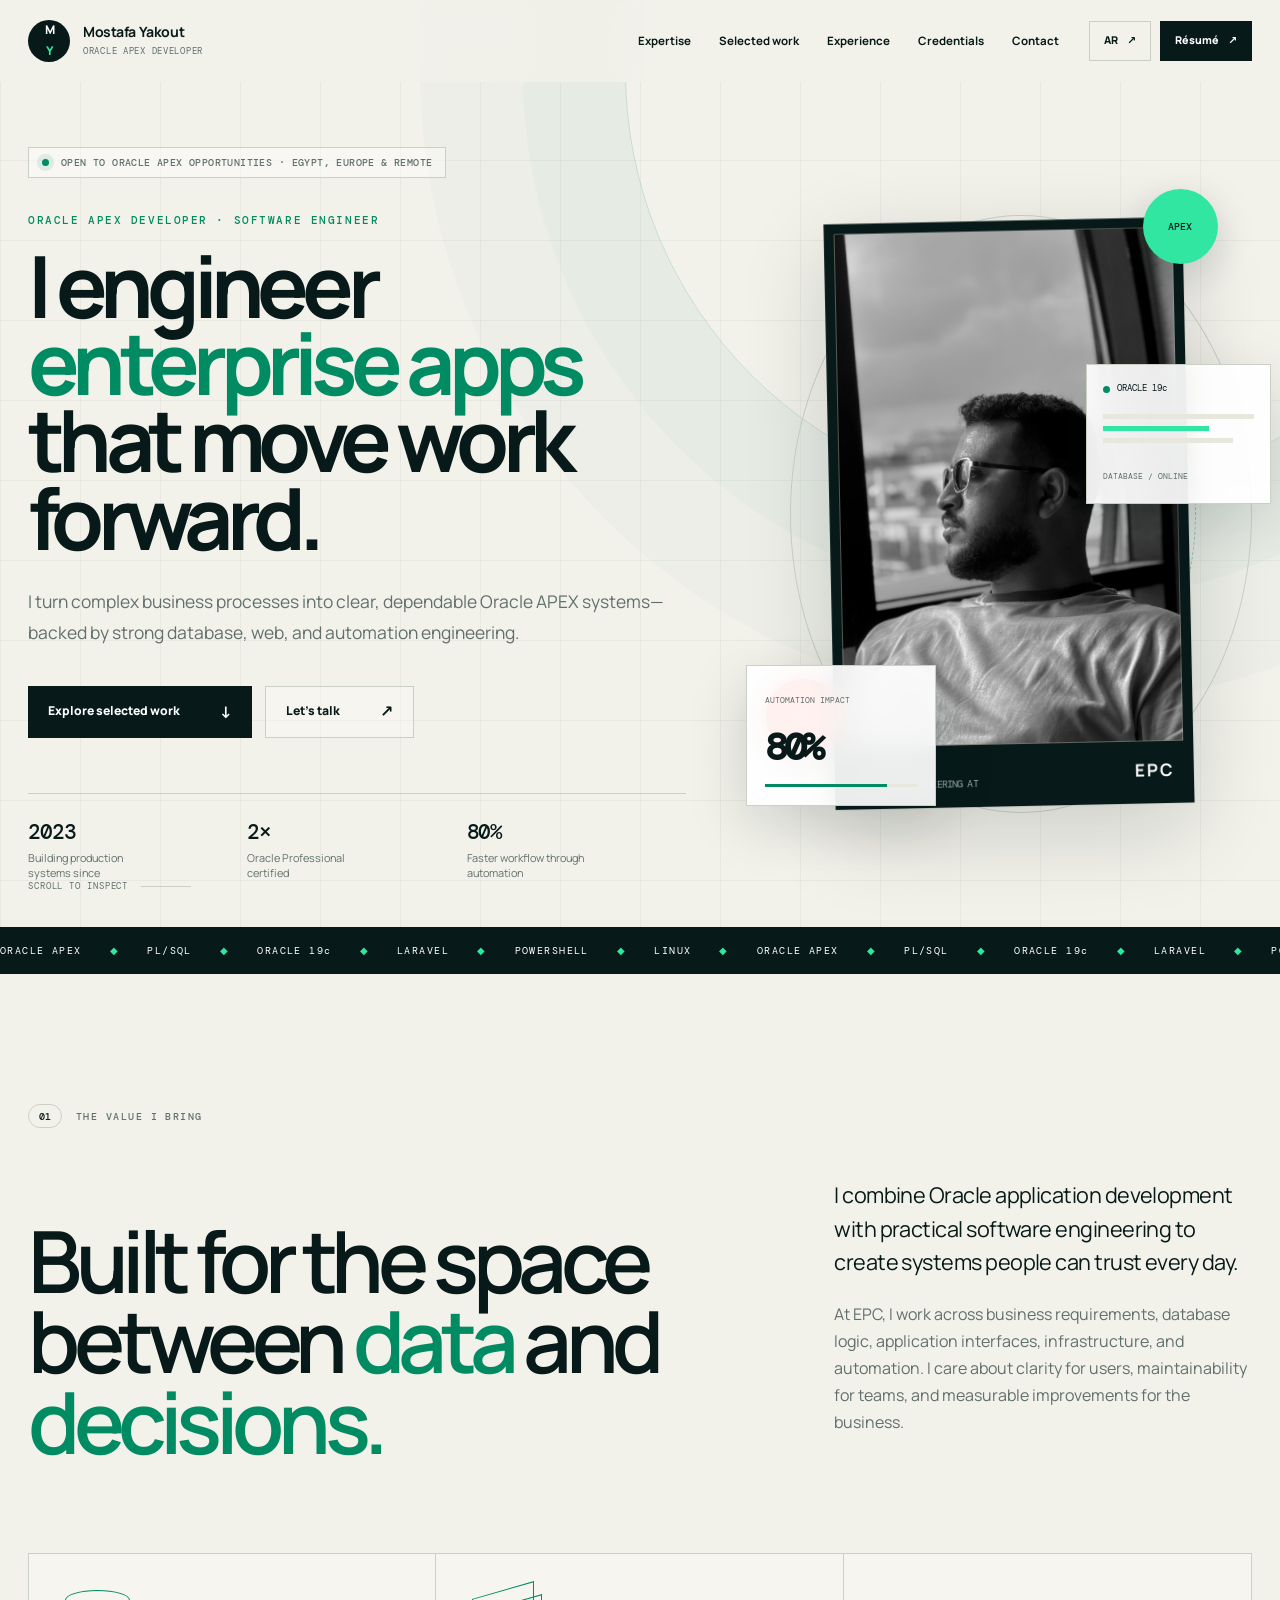
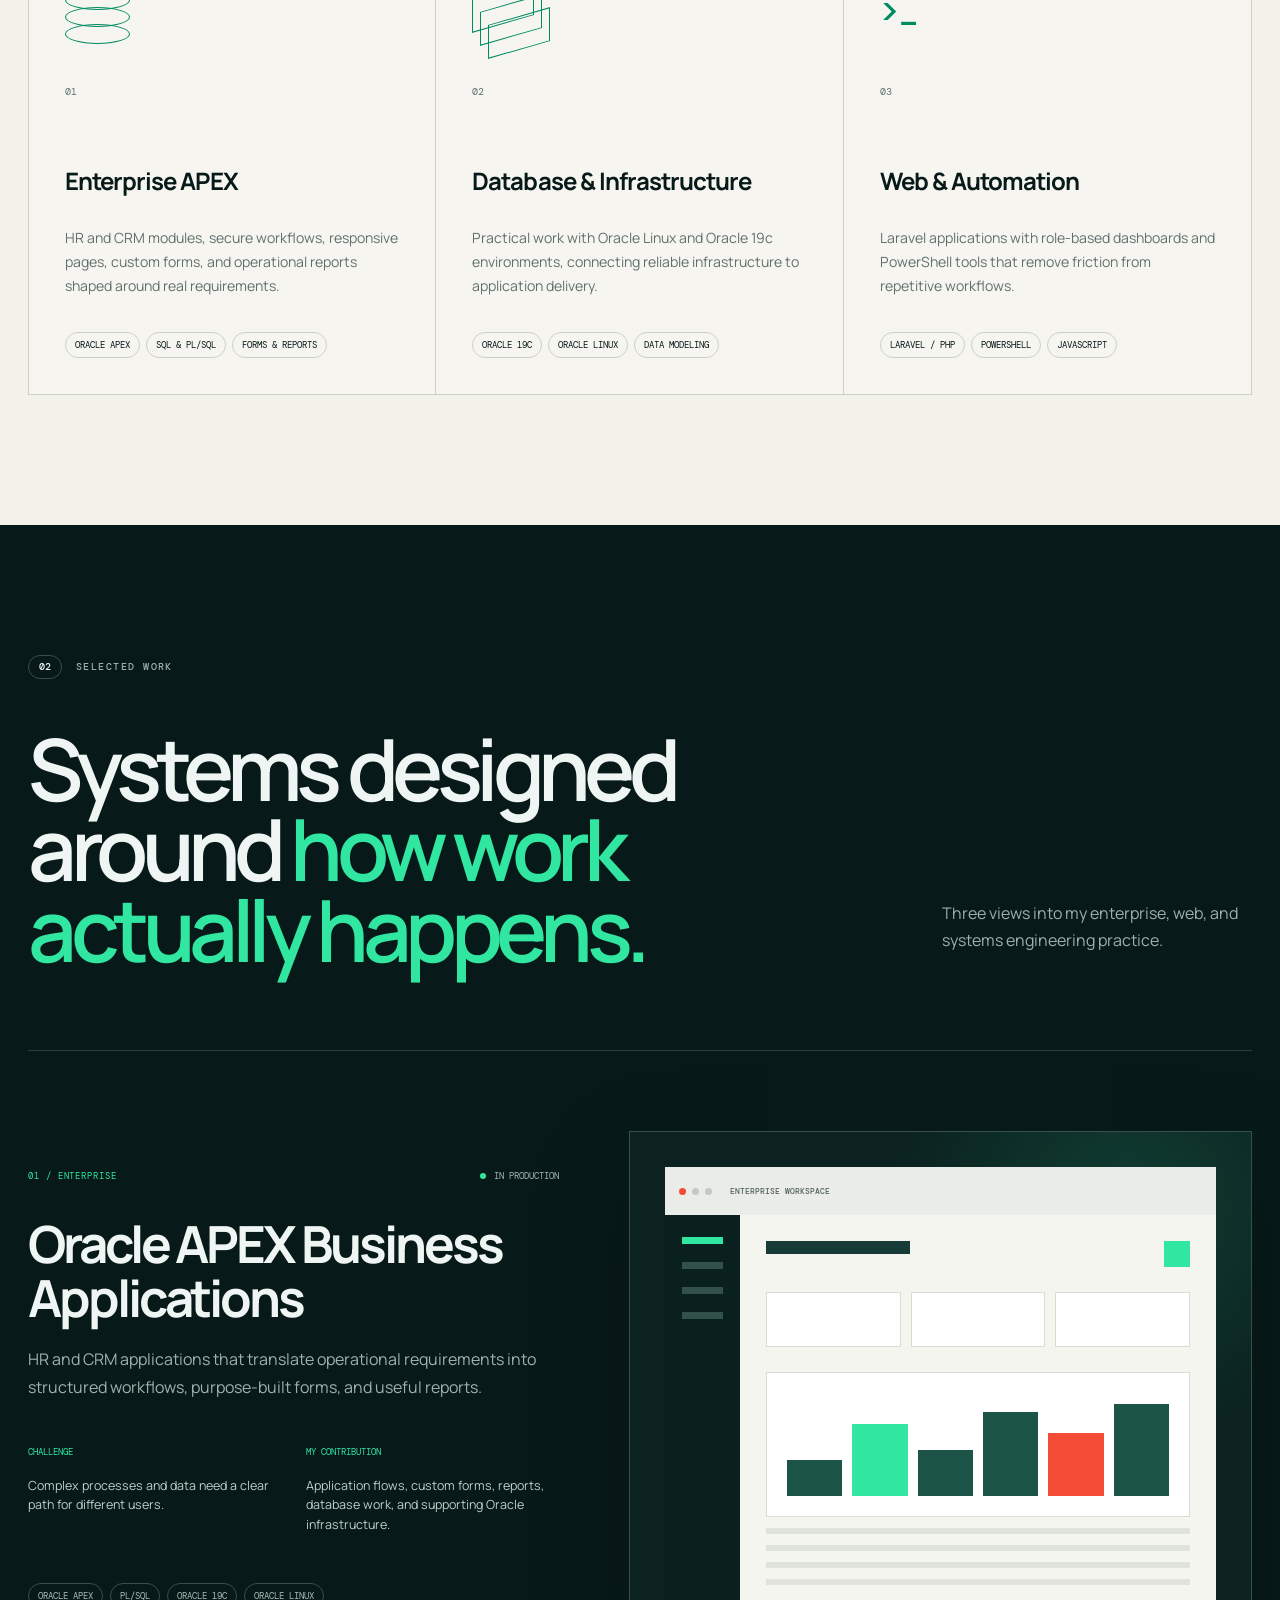
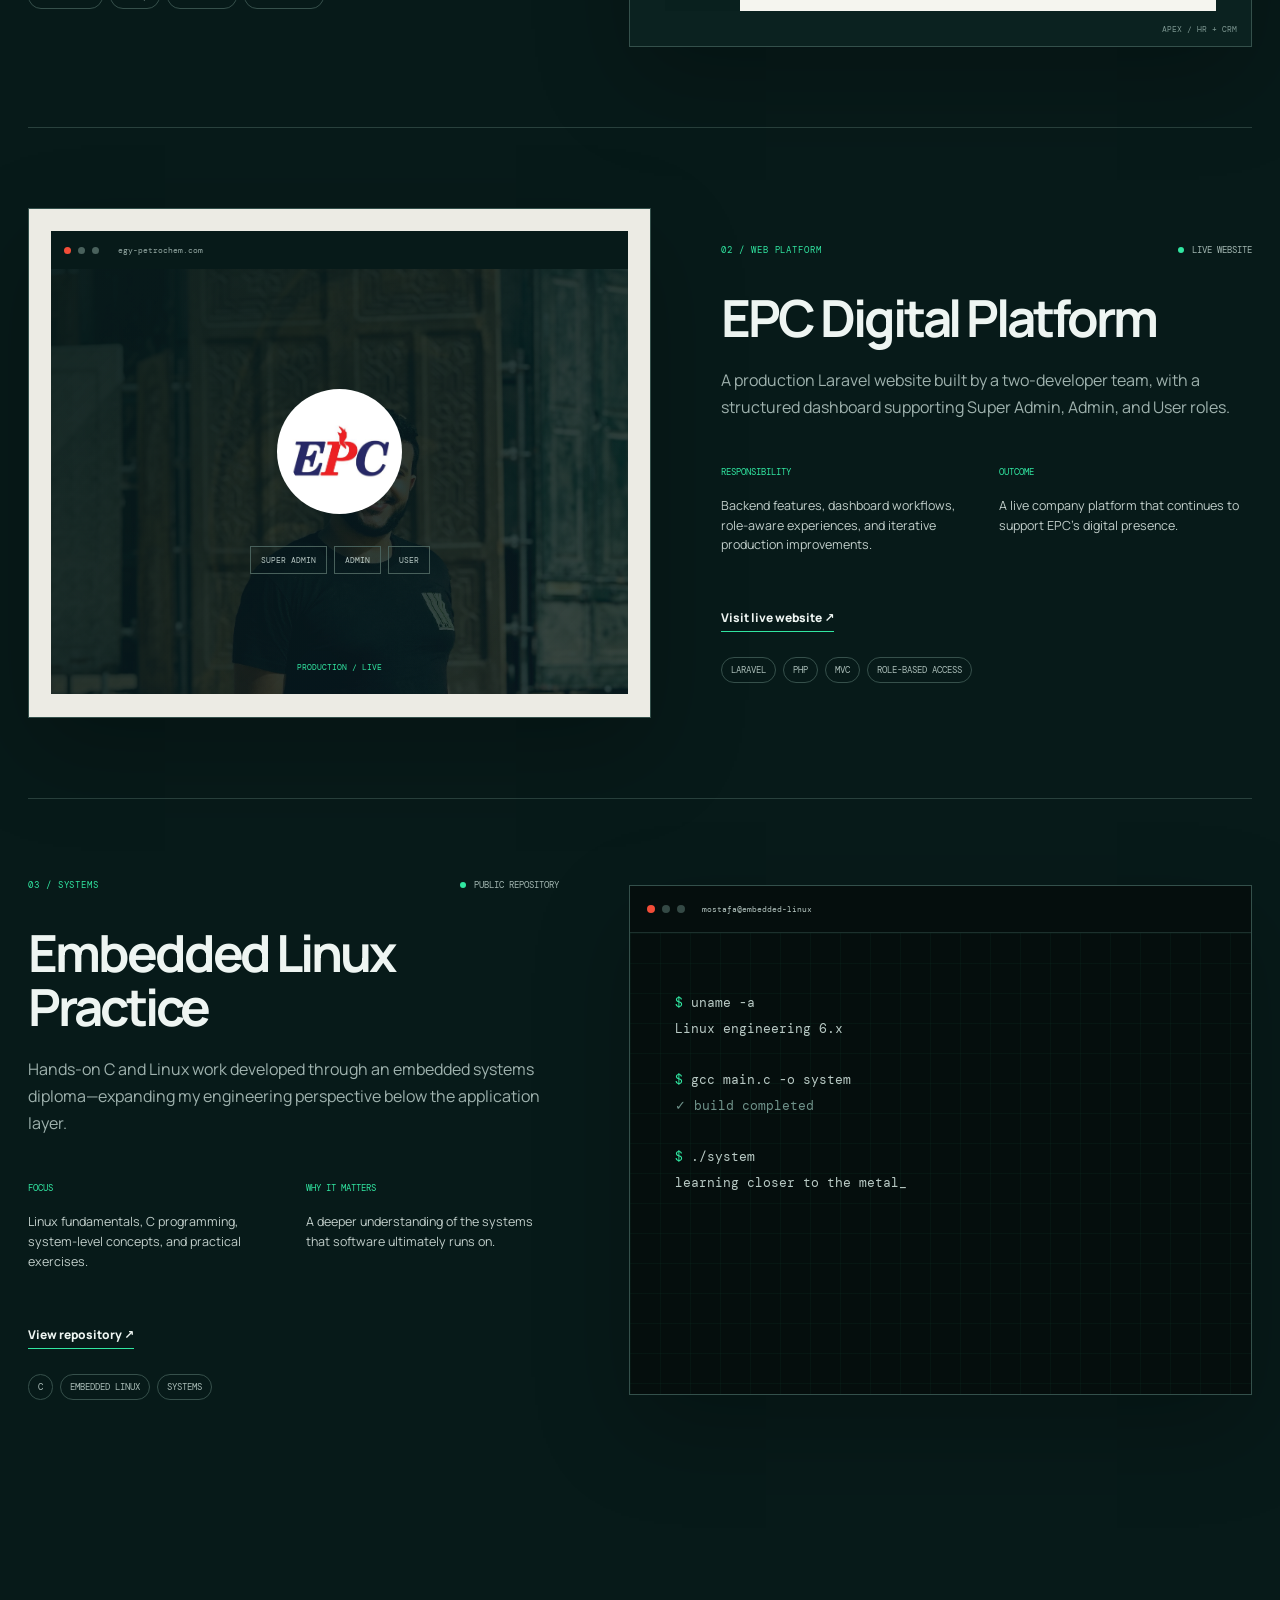
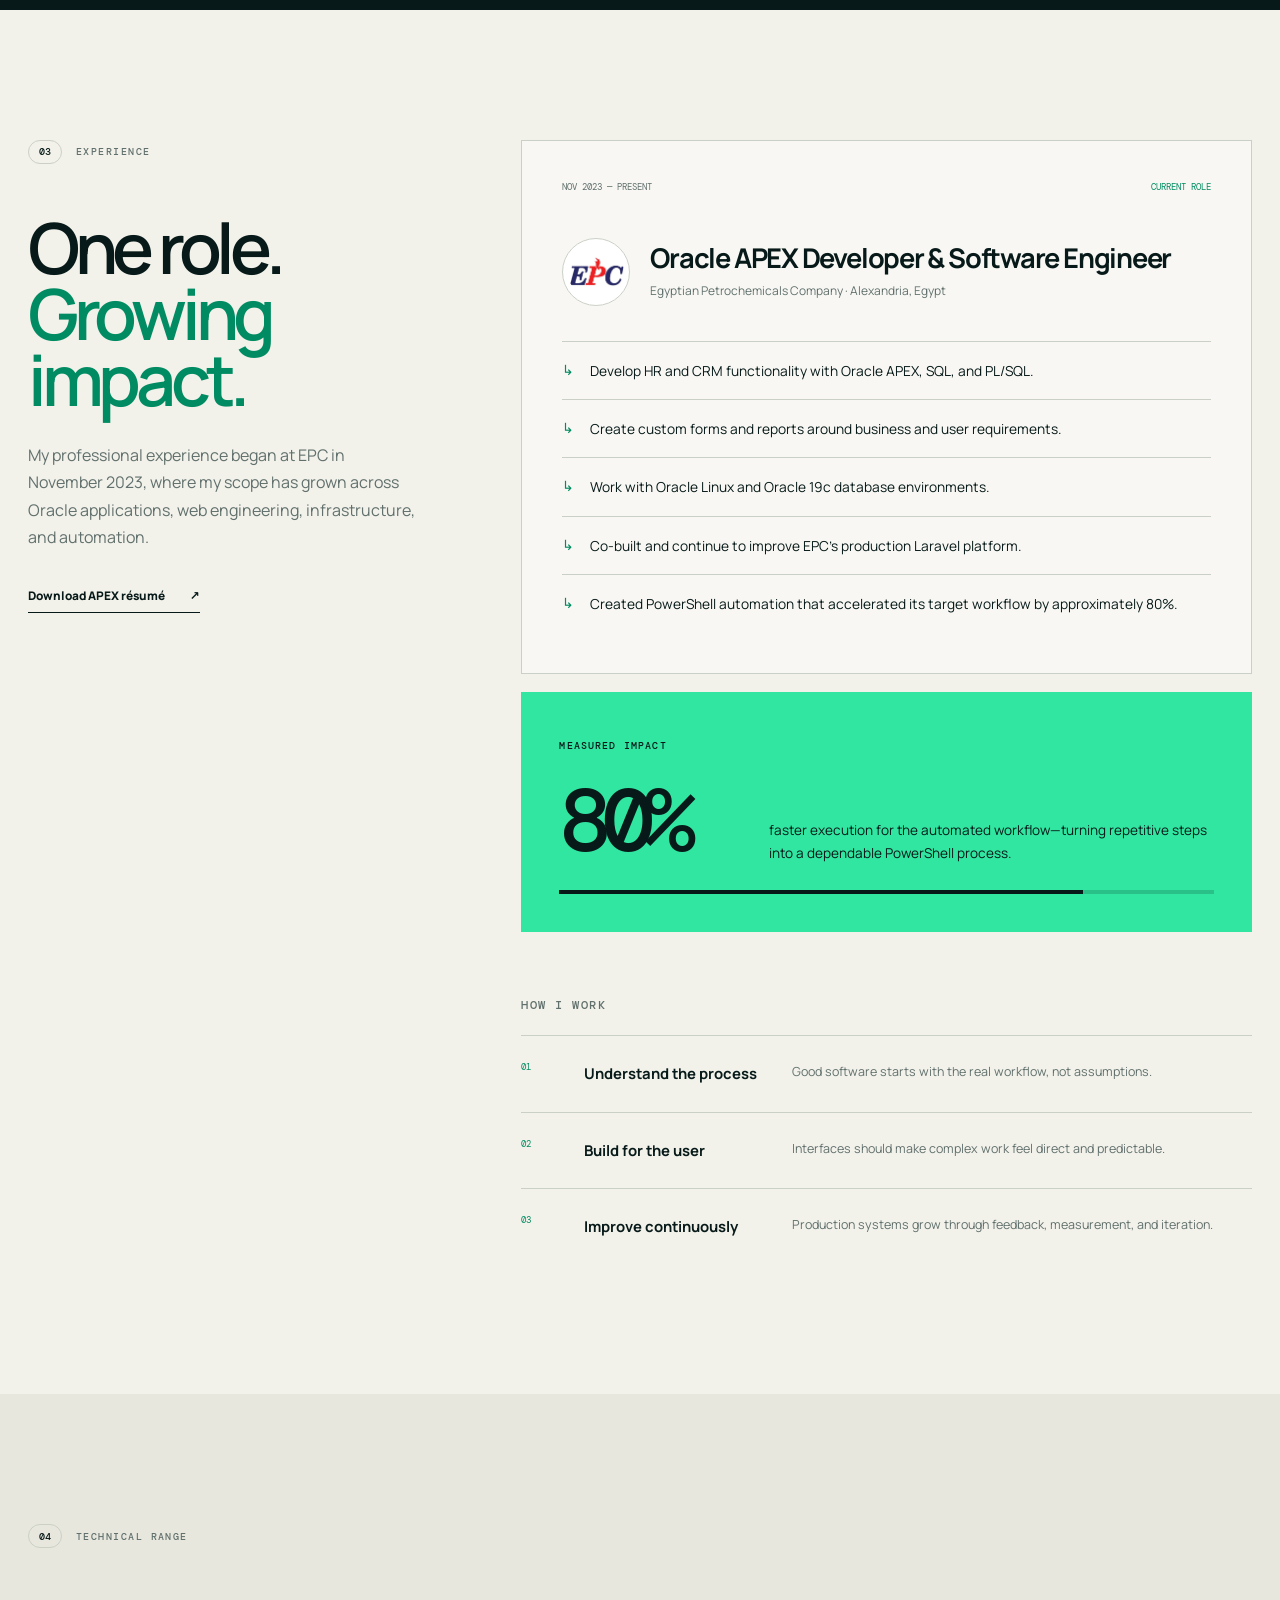
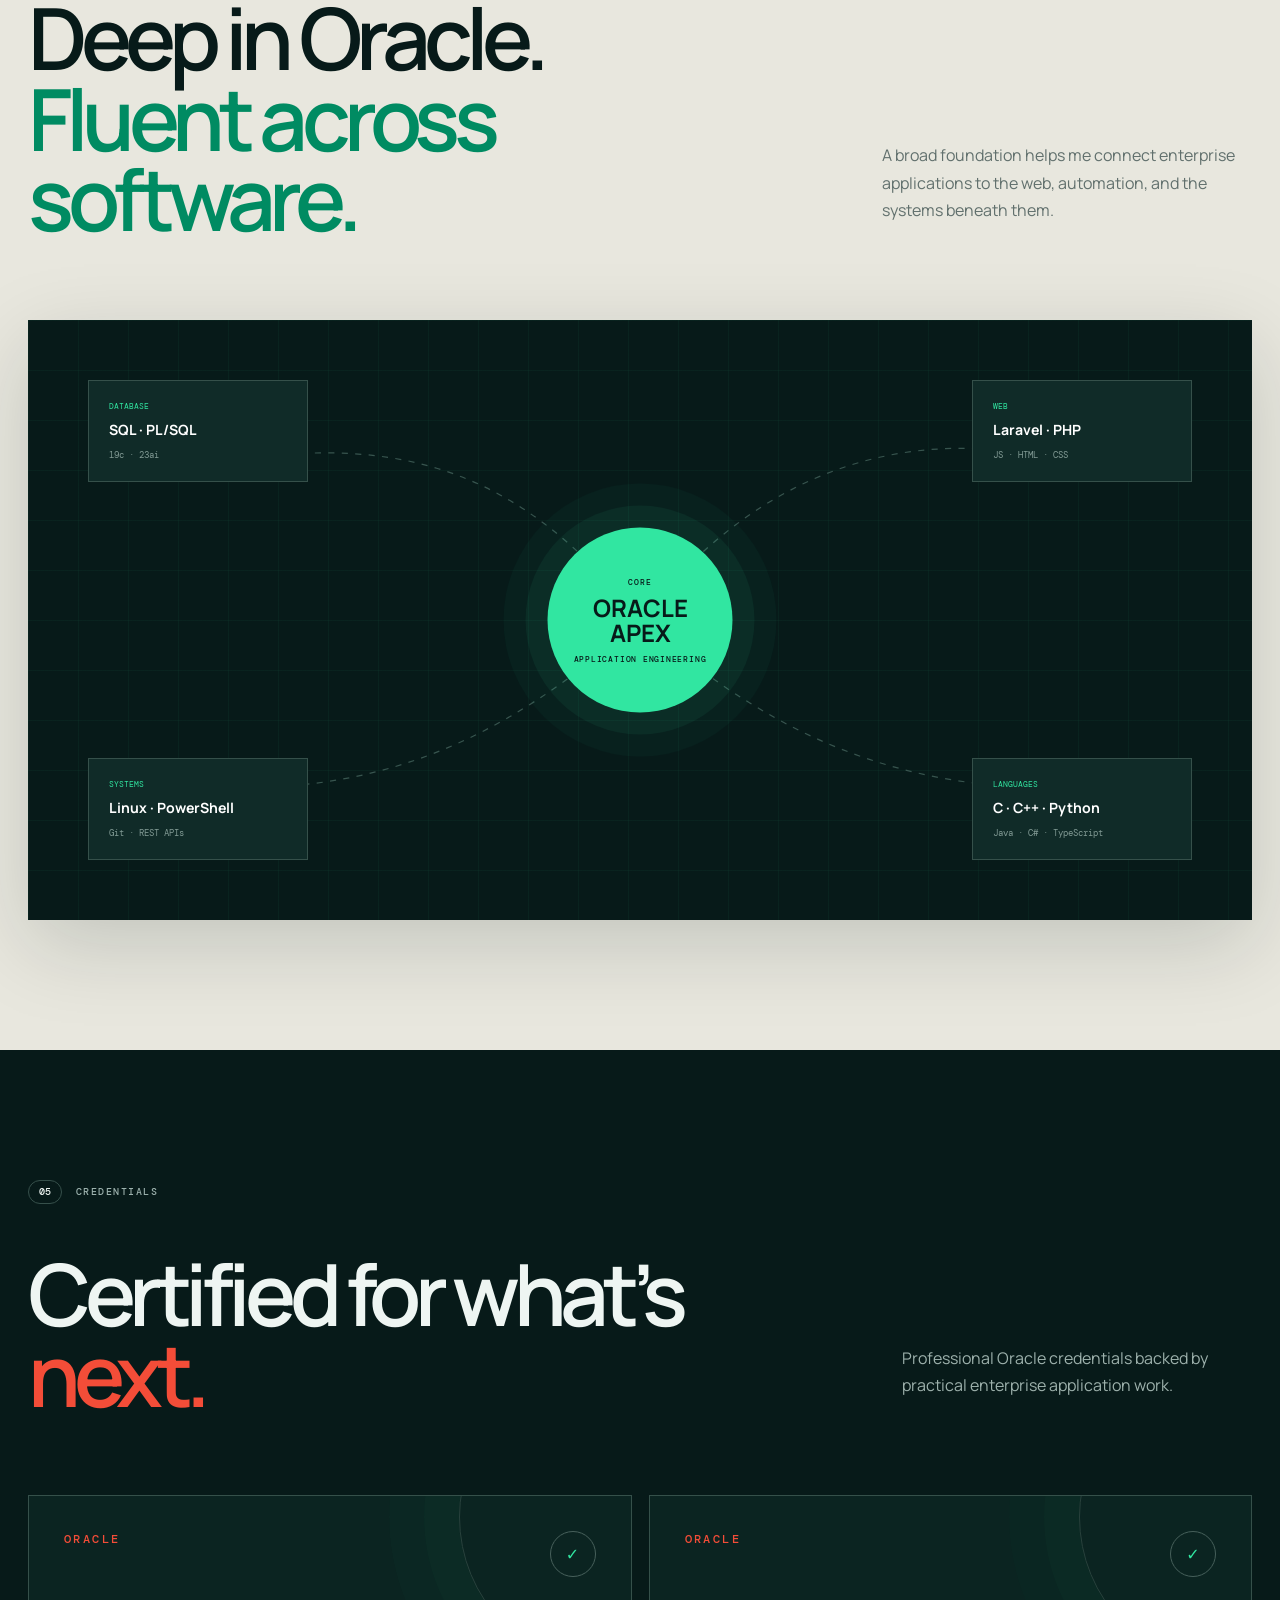
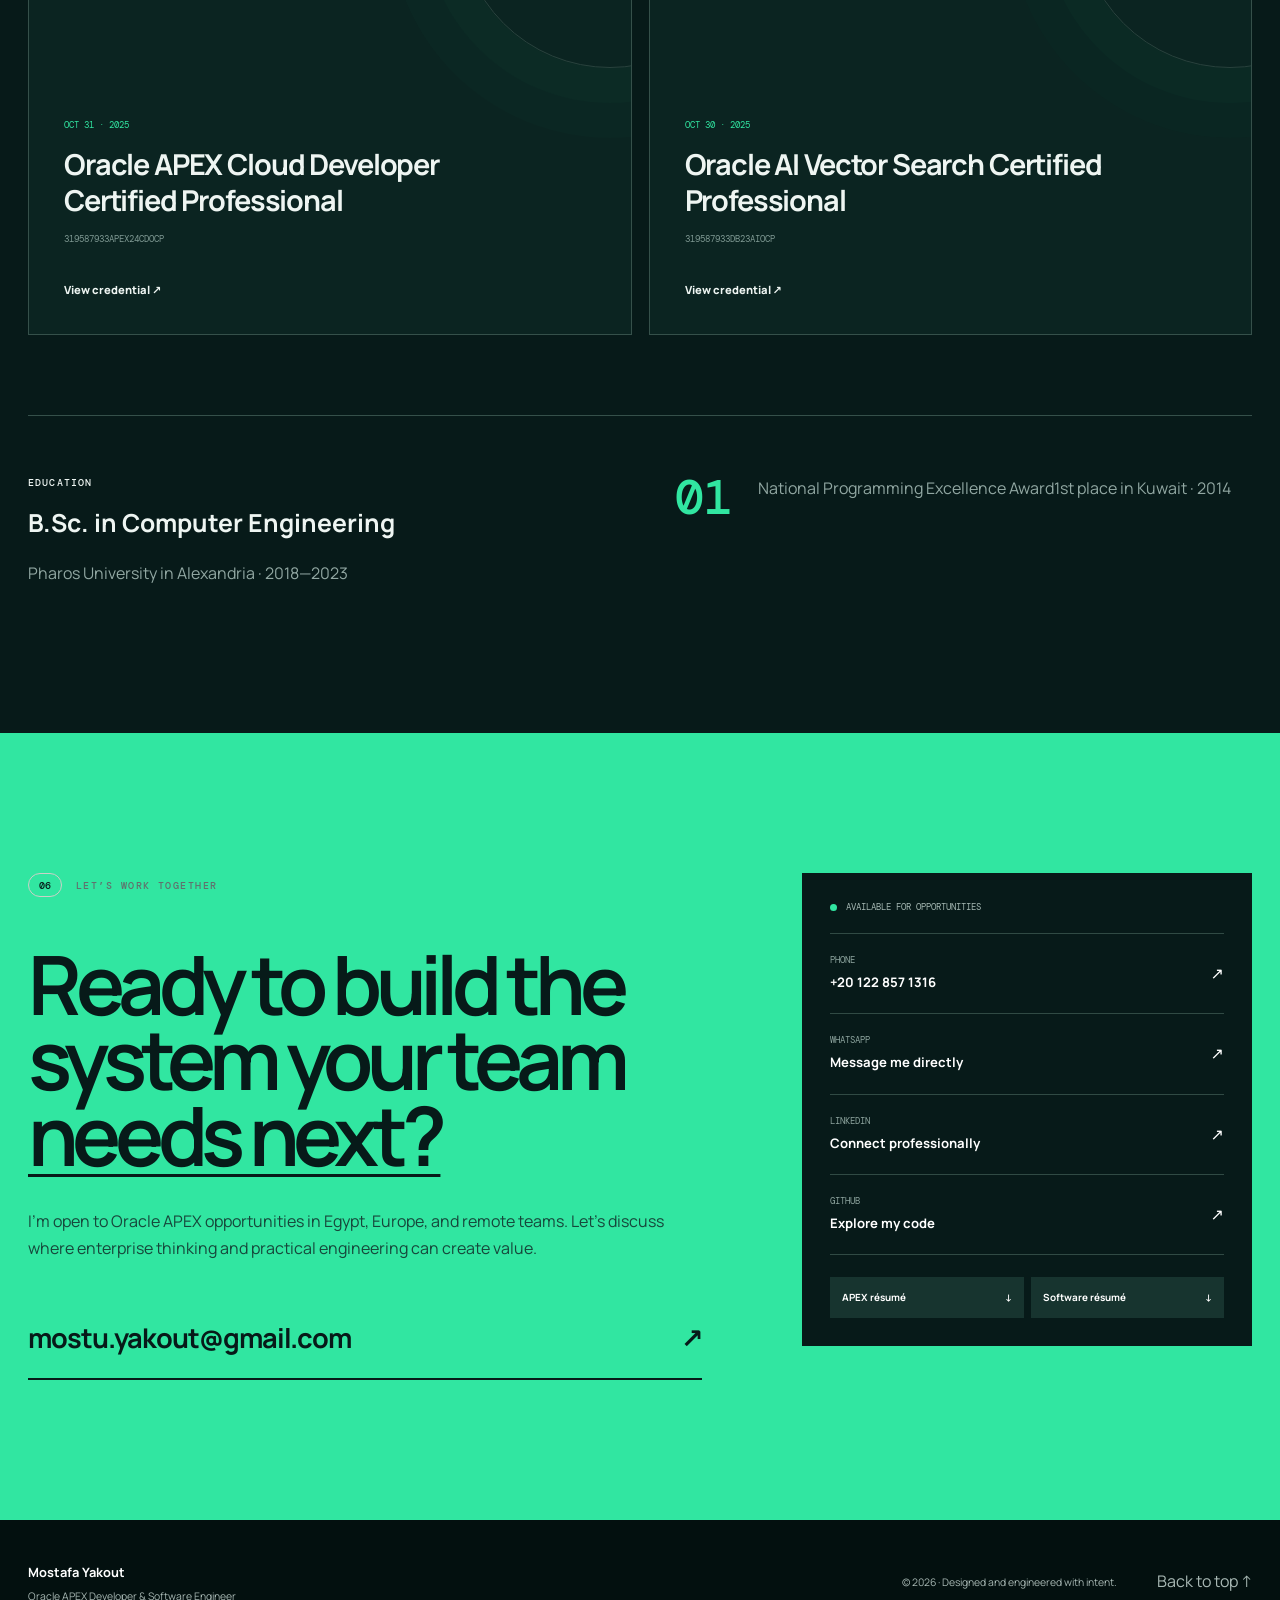
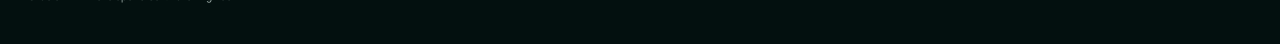
<file: index.html>
<!doctype html>
<html lang="en" dir="ltr">
<head>
  <meta charset="utf-8">
  <meta name="viewport" content="width=device-width, initial-scale=1">
  <title>Mostafa Yakout | Oracle APEX Developer & Software Engineer</title>
  <meta name="description" content="Oracle APEX Developer and Software Engineer building HR, CRM, reporting, Laravel, automation, and database solutions at Egyptian Petrochemicals Company.">
  <meta name="author" content="Mostafa Yakout">
  <meta name="theme-color" content="#081a19">
  <meta name="robots" content="index,follow">
  <link rel="canonical" href="https://cv.rf.gd/">
  <link rel="icon" href="assets/favicon.svg" type="image/svg+xml">
  <meta property="og:type" content="profile">
  <meta property="og:url" content="https://cv.rf.gd/">
  <meta property="og:title" content="Mostafa Yakout | Oracle APEX Developer">
  <meta property="og:description" content="Enterprise Oracle APEX, Laravel, PowerShell automation, and software engineering.">
  <meta property="og:image" content="https://cv.rf.gd/assets/personal1.jpeg">
  <meta name="twitter:card" content="summary_large_image">
  <link rel="preconnect" href="https://fonts.googleapis.com">
  <link rel="preconnect" href="https://fonts.gstatic.com" crossorigin>
  <link href="https://fonts.googleapis.com/css2?family=Cairo:wght@400;500;600;700&family=DM+Mono:wght@400;500&family=Manrope:wght@400;500;600;700;800&display=swap" rel="stylesheet">
  <link rel="stylesheet" href="styles.css">
  <script type="application/ld+json">{"@context":"https://schema.org","@type":"Person","name":"Mostafa Yakout","url":"https://cv.rf.gd","image":"https://cv.rf.gd/assets/personal1.jpeg","jobTitle":"Oracle APEX Developer and Software Engineer","worksFor":{"@type":"Organization","name":"Egyptian Petrochemicals Company","url":"https://www.egy-petrochem.com"},"alumniOf":{"@type":"CollegeOrUniversity","name":"Pharos University in Alexandria"},"email":"mailto:mostu.yakout@gmail.com","telephone":"+201228571316","sameAs":["https://github.com/M0stu","https://www.linkedin.com/in/mostafa-yakout-4b8b95207"]}</script>
  <script defer src="script.js"></script>
</head>
<body>
  <a class="skip-link" href="#main" data-i18n="skip">Skip to content</a>
  <div class="scroll-progress" aria-hidden="true"><span data-progress></span></div>
  <div class="ambient" aria-hidden="true"><span></span><span></span><span></span></div>

  <header class="site-header" data-header>
    <div class="shell nav-shell">
      <a class="brand" href="#home" aria-label="Mostafa Yakout, home">
        <span class="brand-symbol">M<span>Y</span></span>
        <span class="brand-copy"><strong>Mostafa Yakout</strong><small data-i18n="brandRole">Oracle APEX Developer</small></span>
      </a>
      <nav class="site-nav" id="site-nav" aria-label="Primary navigation" data-nav>
        <a href="#expertise" data-i18n="navExpertise">Expertise</a>
        <a href="#work" data-i18n="navWork">Selected work</a>
        <a href="#experience" data-i18n="navExperience">Experience</a>
        <a href="#credentials" data-i18n="navCredentials">Credentials</a>
        <a href="#contact" data-i18n="navContact">Contact</a>
      </nav>
      <div class="nav-actions">
        <button class="language-toggle" type="button" data-language aria-label="Switch to Arabic"><span class="language-current">AR</span><span aria-hidden="true">↗</span></button>
        <a class="nav-resume" href="assets/MOSTAFA_YAKOUT_APEX.pdf" target="_blank" rel="noopener"><span data-i18n="resume">Résumé</span><span aria-hidden="true">↗</span></a>
        <button class="nav-toggle" type="button" data-nav-toggle aria-expanded="false" aria-controls="site-nav"><span class="sr-only" data-i18n="menuOpen">Open navigation</span><i></i><i></i></button>
      </div>
    </div>
  </header>

  <main id="main">
    <section class="hero" id="home">
      <div class="hero-grid shell">
        <div class="hero-copy">
          <div class="availability hero-enter"><span></span><p data-i18n="availability">Open to Oracle APEX opportunities · Egypt, Europe & Remote</p></div>
          <p class="hero-kicker hero-enter" data-i18n="heroKicker">Oracle APEX Developer · Software Engineer</p>
          <h1 class="hero-enter" data-i18n-html="heroTitle">I engineer <em>enterprise apps</em> that move work forward.</h1>
          <p class="hero-summary hero-enter" data-i18n="heroSummary">I turn complex business processes into clear, dependable Oracle APEX systems—backed by strong database, web, and automation engineering.</p>
          <div class="hero-actions hero-enter">
            <a class="button button-primary magnetic" href="#work"><span data-i18n="exploreWork">Explore selected work</span><i aria-hidden="true">↓</i></a>
            <a class="button button-secondary magnetic" href="https://wa.me/201228571316" target="_blank" rel="noopener"><span data-i18n="talk">Let's talk</span><i aria-hidden="true">↗</i></a>
          </div>
          <div class="hero-proof hero-enter">
            <div><strong>2023</strong><span data-i18n="proofSince">Building production systems since</span></div>
            <div><strong>2×</strong><span data-i18n="proofCert">Oracle Professional certified</span></div>
            <div><strong>80%</strong><span data-i18n="proofAutomation">Faster workflow through automation</span></div>
          </div>
        </div>

        <div class="hero-stage hero-enter" data-tilt>
          <div class="stage-lines" aria-hidden="true"></div>
          <div class="portrait-card">
            <div class="portrait-window"><img src="assets/personal1.jpeg" alt="Mostafa Yakout" width="1200" height="1600" fetchpriority="high"></div>
            <div class="portrait-meta"><span data-i18n="portraitLabel">Currently engineering at</span><strong>EPC</strong></div>
          </div>
          <div class="orbit orbit-one" aria-hidden="true"><span>APEX</span></div>
          <div class="orbit orbit-two" aria-hidden="true"><span>PL/SQL</span></div>
          <div class="system-card system-card-top" aria-hidden="true"><div class="system-head"><i></i><span>ORACLE 19c</span></div><div class="data-lines"><i></i><i></i><i></i></div><small>DATABASE / ONLINE</small></div>
          <div class="system-card system-card-bottom" aria-hidden="true"><small>AUTOMATION IMPACT</small><strong><span data-counter="80">0</span>%</strong><div class="meter"><i></i></div></div>
        </div>
      </div>
      <div class="hero-scroll shell"><span data-i18n="scroll">Scroll to inspect</span><i></i></div>
    </section>

    <section class="signal-strip" aria-label="Core technologies">
      <div class="signal-track"><span>ORACLE APEX</span><i>◆</i><span>PL/SQL</span><i>◆</i><span>ORACLE 19c</span><i>◆</i><span>LARAVEL</span><i>◆</i><span>POWERSHELL</span><i>◆</i><span>LINUX</span><i>◆</i><span>ORACLE APEX</span><i>◆</i><span>PL/SQL</span><i>◆</i><span>ORACLE 19c</span><i>◆</i><span>LARAVEL</span><i>◆</i><span>POWERSHELL</span><i>◆</i><span>LINUX</span><i>◆</i></div>
    </section>

    <section class="section intro" id="expertise">
      <div class="shell">
        <div class="section-label reveal"><span>01</span><p data-i18n="expertiseLabel">The value I bring</p></div>
        <div class="intro-grid">
          <h2 class="display-title reveal" data-i18n-html="expertiseTitle">Built for the space between <em>data</em> and <em>decisions.</em></h2>
          <div class="intro-copy reveal"><p class="intro-lead" data-i18n="expertiseLead">I combine Oracle application development with practical software engineering to create systems people can trust every day.</p><p data-i18n="expertiseBody">At EPC, I work across business requirements, database logic, application interfaces, infrastructure, and automation. I care about clarity for users, maintainability for teams, and measurable improvements for the business.</p></div>
        </div>
        <div class="capability-grid">
          <article class="capability reveal"><div class="capability-icon database-icon" aria-hidden="true"><i></i><i></i><i></i></div><p class="capability-number">01</p><h3 data-i18n="cap1Title">Enterprise APEX</h3><p data-i18n="cap1Body">HR and CRM modules, secure workflows, responsive pages, custom forms, and operational reports shaped around real requirements.</p><ul><li>Oracle APEX</li><li>SQL & PL/SQL</li><li>Forms & Reports</li></ul></article>
          <article class="capability reveal" data-delay="1"><div class="capability-icon layers-icon" aria-hidden="true"><i></i><i></i><i></i></div><p class="capability-number">02</p><h3 data-i18n="cap2Title">Database & Infrastructure</h3><p data-i18n="cap2Body">Practical work with Oracle Linux and Oracle 19c environments, connecting reliable infrastructure to application delivery.</p><ul><li>Oracle 19c</li><li>Oracle Linux</li><li>Data modeling</li></ul></article>
          <article class="capability reveal" data-delay="2"><div class="capability-icon automation-icon" aria-hidden="true"><i>&gt;_</i></div><p class="capability-number">03</p><h3 data-i18n="cap3Title">Web & Automation</h3><p data-i18n="cap3Body">Laravel applications with role-based dashboards and PowerShell tools that remove friction from repetitive workflows.</p><ul><li>Laravel / PHP</li><li>PowerShell</li><li>JavaScript</li></ul></article>
        </div>
      </div>
    </section>

    <section class="section selected-work" id="work">
      <div class="shell">
        <div class="section-label reveal light"><span>02</span><p data-i18n="workLabel">Selected work</p></div>
        <div class="work-heading reveal"><h2 class="display-title" data-i18n-html="workTitle">Systems designed around <em>how work actually happens.</em></h2><p data-i18n="workIntro">Three views into my enterprise, web, and systems engineering practice.</p></div>

        <article class="case-study reveal">
          <div class="case-copy"><div class="case-top"><span class="case-index">01 / ENTERPRISE</span><span class="case-status"><i></i><span data-i18n="inProduction">In production</span></span></div><h3 data-i18n="case1Title">Oracle APEX Business Applications</h3><p data-i18n="case1Body">HR and CRM applications that translate operational requirements into structured workflows, purpose-built forms, and useful reports.</p><div class="case-facts"><div><small data-i18n="challenge">Challenge</small><p data-i18n="case1Challenge">Complex processes and data need a clear path for different users.</p></div><div><small data-i18n="contribution">My contribution</small><p data-i18n="case1Contribution">Application flows, custom forms, reports, database work, and supporting Oracle infrastructure.</p></div></div><div class="chip-row"><span>Oracle APEX</span><span>PL/SQL</span><span>Oracle 19c</span><span>Oracle Linux</span></div></div>
          <div class="case-visual apex-visual" aria-label="Abstract Oracle APEX capability diagram">
            <div class="mock-toolbar"><span></span><span></span><span></span><p>ENTERPRISE WORKSPACE</p></div><div class="mock-sidebar"><i></i><i></i><i></i><i></i></div><div class="mock-content"><div class="mock-title"><i></i><span></span></div><div class="mock-stats"><i></i><i></i><i></i></div><div class="mock-chart"><span></span><span></span><span></span><span></span><span></span><span></span></div><div class="mock-table"><i></i><i></i><i></i><i></i></div></div><span class="visual-note">APEX / HR + CRM</span>
          </div>
        </article>

        <article class="case-study reverse reveal">
          <div class="case-copy"><div class="case-top"><span class="case-index">02 / WEB PLATFORM</span><span class="case-status"><i></i><span data-i18n="liveWebsite">Live website</span></span></div><h3 data-i18n="case2Title">EPC Digital Platform</h3><p data-i18n="case2Body">A production Laravel website built by a two-developer team, with a structured dashboard supporting Super Admin, Admin, and User roles.</p><div class="case-facts"><div><small data-i18n="responsibility">Responsibility</small><p data-i18n="case2Responsibility">Backend features, dashboard workflows, role-aware experiences, and iterative production improvements.</p></div><div><small data-i18n="outcome">Outcome</small><p data-i18n="case2Outcome">A live company platform that continues to support EPC’s digital presence.</p></div></div><div class="case-links"><a href="https://www.egy-petrochem.com/" target="_blank" rel="noopener"><span data-i18n="visitLive">Visit live website</span> ↗</a></div><div class="chip-row"><span>Laravel</span><span>PHP</span><span>MVC</span><span>Role-based access</span></div></div>
          <div class="case-visual web-visual"><div class="browser-bar"><i></i><i></i><i></i><span>egy-petrochem.com</span></div><div class="web-canvas"><img src="assets/EPC.png" alt="Egyptian Petrochemicals Company logo" loading="lazy"><div><span>SUPER ADMIN</span><span>ADMIN</span><span>USER</span></div><p>PRODUCTION / LIVE</p></div></div>
        </article>

        <article class="case-study reveal">
          <div class="case-copy"><div class="case-top"><span class="case-index">03 / SYSTEMS</span><span class="case-status"><i></i><span data-i18n="publicRepo">Public repository</span></span></div><h3 data-i18n="case3Title">Embedded Linux Practice</h3><p data-i18n="case3Body">Hands-on C and Linux work developed through an embedded systems diploma—expanding my engineering perspective below the application layer.</p><div class="case-facts"><div><small data-i18n="focus">Focus</small><p data-i18n="case3Focus">Linux fundamentals, C programming, system-level concepts, and practical exercises.</p></div><div><small data-i18n="whyMatters">Why it matters</small><p data-i18n="case3Why">A deeper understanding of the systems that software ultimately runs on.</p></div></div><div class="case-links"><a href="https://github.com/M0stu/Embedded-Linux" target="_blank" rel="noopener"><span data-i18n="viewCode">View repository</span> ↗</a></div><div class="chip-row"><span>C</span><span>Embedded Linux</span><span>Systems</span></div></div>
          <div class="case-visual terminal-visual"><div class="terminal-head"><i></i><i></i><i></i><span>mostafa@embedded-linux</span></div><pre><span>$</span> uname -a
Linux engineering 6.x

<span>$</span> gcc main.c -o system
<span class="terminal-ok">✓ build completed</span>

<span>$</span> ./system
learning closer to the metal_</pre><div class="terminal-grid" aria-hidden="true"></div></div>
        </article>
      </div>
    </section>

    <section class="section experience" id="experience">
      <div class="shell experience-grid">
        <div class="experience-sticky reveal"><div class="section-label"><span>03</span><p data-i18n="experienceLabel">Experience</p></div><h2 class="display-title" data-i18n-html="experienceTitle">One role.<br><em>Growing impact.</em></h2><p data-i18n="experienceIntro">My professional experience began at EPC in November 2023, where my scope has grown across Oracle applications, web engineering, infrastructure, and automation.</p><a class="text-link" href="assets/MOSTAFA_YAKOUT_APEX.pdf" target="_blank" rel="noopener"><span data-i18n="downloadApexCV">Download APEX résumé</span><i>↗</i></a></div>
        <div class="experience-content">
          <article class="role-card reveal"><div class="role-period"><span data-i18n="present">NOV 2023 — PRESENT</span><i data-i18n="currentRole">CURRENT ROLE</i></div><div class="role-company"><img src="assets/EPC.png" alt="EPC logo" loading="lazy"><div><h3 data-i18n="roleTitle">Oracle APEX Developer & Software Engineer</h3><p data-i18n="company">Egyptian Petrochemicals Company · Alexandria, Egypt</p></div></div><ul class="role-points"><li data-i18n="role1">Develop HR and CRM functionality with Oracle APEX, SQL, and PL/SQL.</li><li data-i18n="role2">Create custom forms and reports around business and user requirements.</li><li data-i18n="role3">Work with Oracle Linux and Oracle 19c database environments.</li><li data-i18n="role4">Co-built and continue to improve EPC’s production Laravel platform.</li><li data-i18n="role5">Created PowerShell automation that accelerated its target workflow by approximately 80%.</li></ul></article>
          <div class="impact-panel reveal"><p class="impact-kicker" data-i18n="impactLabel">Measured impact</p><div class="impact-number"><strong><span data-counter="80">0</span>%</strong><p data-i18n="impactText">faster execution for the automated workflow—turning repetitive steps into a dependable PowerShell process.</p></div><div class="impact-bar"><i></i></div></div>
          <div class="principles reveal"><p class="mini-title" data-i18n="principlesLabel">How I work</p><div><span>01</span><h4 data-i18n="principle1Title">Understand the process</h4><p data-i18n="principle1Body">Good software starts with the real workflow, not assumptions.</p></div><div><span>02</span><h4 data-i18n="principle2Title">Build for the user</h4><p data-i18n="principle2Body">Interfaces should make complex work feel direct and predictable.</p></div><div><span>03</span><h4 data-i18n="principle3Title">Improve continuously</h4><p data-i18n="principle3Body">Production systems grow through feedback, measurement, and iteration.</p></div></div>
        </div>
      </div>
    </section>

    <section class="section stack-section">
      <div class="shell">
        <div class="section-label reveal"><span>04</span><p data-i18n="stackLabel">Technical range</p></div>
        <div class="stack-heading reveal"><h2 class="display-title" data-i18n-html="stackTitle">Deep in Oracle.<br><em>Fluent across software.</em></h2><p data-i18n="stackIntro">A broad foundation helps me connect enterprise applications to the web, automation, and the systems beneath them.</p></div>
        <div class="stack-board reveal" data-tilt>
          <div class="stack-core"><span>CORE</span><strong>ORACLE<br>APEX</strong><small>APPLICATION ENGINEERING</small></div>
          <div class="stack-node node-1"><small>DATABASE</small><strong>SQL · PL/SQL</strong><span>19c · 23ai</span></div>
          <div class="stack-node node-2"><small>WEB</small><strong>Laravel · PHP</strong><span>JS · HTML · CSS</span></div>
          <div class="stack-node node-3"><small>SYSTEMS</small><strong>Linux · PowerShell</strong><span>Git · REST APIs</span></div>
          <div class="stack-node node-4"><small>LANGUAGES</small><strong>C · C++ · Python</strong><span>Java · C# · TypeScript</span></div>
          <svg aria-hidden="true" viewBox="0 0 1000 500" preserveAspectRatio="none"><path d="M500 250 C400 120 300 100 180 115"/><path d="M500 250 C600 120 720 90 835 115"/><path d="M500 250 C380 360 280 390 170 390"/><path d="M500 250 C620 360 730 390 840 390"/></svg>
        </div>
      </div>
    </section>

    <section class="section credentials" id="credentials">
      <div class="shell">
        <div class="section-label reveal light"><span>05</span><p data-i18n="credentialsLabel">Credentials</p></div>
        <div class="credentials-heading reveal"><h2 class="display-title" data-i18n-html="credentialsTitle">Certified for what’s <em>next.</em></h2><p data-i18n="credentialsIntro">Professional Oracle credentials backed by practical enterprise application work.</p></div>
        <div class="certificate-grid">
          <a class="certificate reveal" href="assets/eCertificate_Apex.pdf" target="_blank" rel="noopener"><div class="cert-brand">ORACLE</div><div class="cert-seal" aria-hidden="true"><span>✓</span></div><p>OCT 31 · 2025</p><h3 data-i18n="cert1">Oracle APEX Cloud Developer Certified Professional</h3><small>319587933APEX24CDOCP</small><span class="cert-link"><span data-i18n="verify">View credential</span> ↗</span></a>
          <a class="certificate reveal" data-delay="1" href="assets/eCertificate_Vector_Search.pdf" target="_blank" rel="noopener"><div class="cert-brand">ORACLE</div><div class="cert-seal" aria-hidden="true"><span>✓</span></div><p>OCT 30 · 2025</p><h3 data-i18n="cert2">Oracle AI Vector Search Certified Professional</h3><small>319587933DB23AIOCP</small><span class="cert-link"><span data-i18n="verify">View credential</span> ↗</span></a>
        </div>
        <div class="education-row reveal"><div><p class="mini-title" data-i18n="education">Education</p><h3 data-i18n="degree">B.Sc. in Computer Engineering</h3><p data-i18n="university">Pharos University in Alexandria · 2018—2023</p></div><div class="award-callout"><strong>01</strong><p data-i18n="award">National Programming Excellence Award<br><span>1st place in Kuwait · 2014</span></p></div></div>
      </div>
    </section>

    <section class="contact" id="contact">
      <div class="contact-grid shell">
        <div class="contact-copy reveal"><div class="section-label"><span>06</span><p data-i18n="contactLabel">Let’s work together</p></div><h2 data-i18n-html="contactTitle">Ready to build the system your team <em>needs next?</em></h2><p data-i18n="contactIntro">I’m open to Oracle APEX opportunities in Egypt, Europe, and remote teams. Let’s discuss where enterprise thinking and practical engineering can create value.</p><a class="contact-mail" href="mailto:mostu.yakout@gmail.com"><span>mostu.yakout@gmail.com</span><i>↗</i></a></div>
        <div class="contact-panel reveal" data-delay="1"><div class="contact-status"><i></i><span data-i18n="available">Available for opportunities</span></div><a href="tel:+201228571316"><small data-i18n="phone">Phone</small><strong dir="ltr">+20 122 857 1316</strong><i>↗</i></a><a href="https://wa.me/201228571316" target="_blank" rel="noopener"><small>WhatsApp</small><strong data-i18n="messageMe">Message me directly</strong><i>↗</i></a><a href="https://www.linkedin.com/in/mostafa-yakout-4b8b95207" target="_blank" rel="noopener"><small>LinkedIn</small><strong data-i18n="connectLinkedIn">Connect professionally</strong><i>↗</i></a><a href="https://github.com/M0stu" target="_blank" rel="noopener"><small>GitHub</small><strong data-i18n="exploreCode">Explore my code</strong><i>↗</i></a><div class="resume-options"><a href="assets/MOSTAFA_YAKOUT_APEX.pdf" target="_blank" rel="noopener"><span data-i18n="apexResume">APEX résumé</span> ↓</a><a href="assets/MOSTAFA_YAKOUT_SOFTWARE_ENGINEER.pdf" target="_blank" rel="noopener"><span data-i18n="softwareResume">Software résumé</span> ↓</a></div></div>
      </div>
    </section>
  </main>

  <footer><div class="shell"><div><strong>Mostafa Yakout</strong><p data-i18n="footerRole">Oracle APEX Developer & Software Engineer</p></div><p>© <span data-year></span> · <span data-i18n="footerBuilt">Designed and engineered with intent.</span></p><a href="#home"><span data-i18n="backTop">Back to top</span> ↑</a></div></footer>
</body>
</html>
</file>
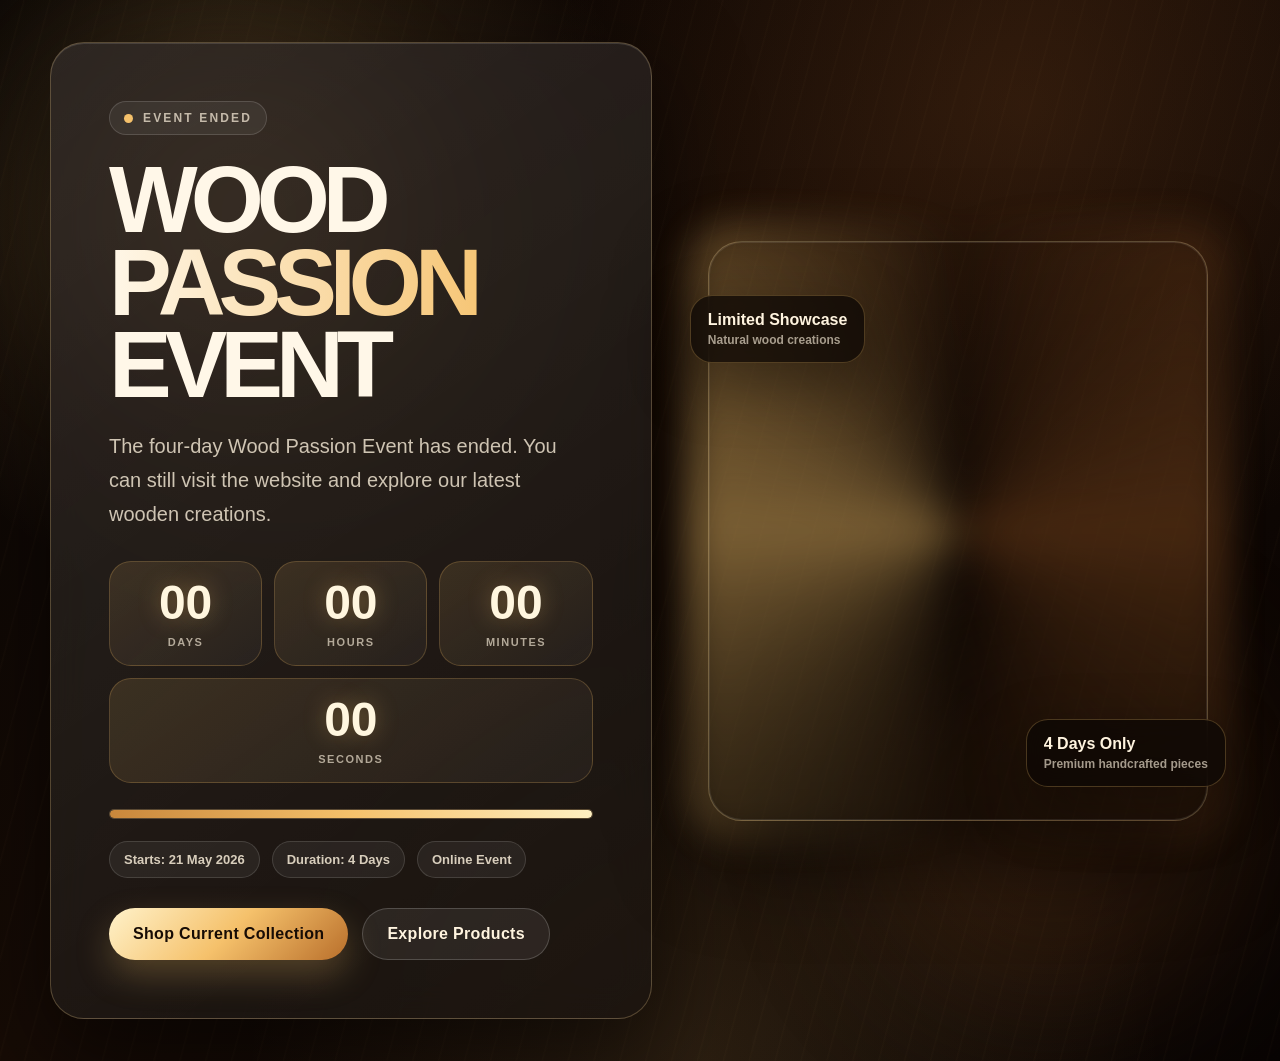
<file: assets/events.html>
<!doctype html>
<html lang="en">
<head>
  <meta charset="UTF-8">
  <meta name="viewport" content="width=device-width, initial-scale=1.0">

  <title>WOOD PASSION EVENT</title>

  <meta property="og:title" content="WOOD PASSION">
  <meta property="og:description" content="Custom wood creations and woodworking products.">
  <meta property="og:type" content="website">
  <meta property="og:url" content="https://www.wood-passion.com/event">
  <meta property="og:image" content="https://wood-passion.com///storage/media/3PGAPatvEqFrLXewyT141zRZ2OPXPt4s4XvkRGm6.jpg">
  <meta property="og:image:width" content="600">
  <meta property="og:image:height" content="600">
  <meta name="twitter:card" content="summary_large_image">

  <style>
    :root {
      --image: url("https://wood-passion.com///storage/media/0KWLwaC9NFv8DopQ0MD1zLisBANrgIH8z5PZuImC.png");
      --cream: #fff4df;
      --gold: #f5c16b;
      --brown: #8a4f22;
      --dark: #080403;
    }

    * {
      box-sizing: border-box;
      margin: 0;
      padding: 0;
    }

    html,
    body {
      width: 100%;
      min-height: 100%;
      background: transparent;
      font-family: Arial, Helvetica, sans-serif;
      color: var(--cream);
      overflow-x: hidden;
    }

    body {
      background:
        radial-gradient(circle at 20% 20%, rgba(245,193,107,.22), transparent 30%),
        radial-gradient(circle at 80% 10%, rgba(138,79,34,.24), transparent 34%),
        radial-gradient(circle at 55% 100%, rgba(245,193,107,.12), transparent 36%),
        linear-gradient(135deg,#070403,#160b05 45%,#080403);
    }

    .event-wrap {
      min-height: 100vh;
      padding: 42px 18px;
      position: relative;
      overflow: hidden;
    }

    .grain {
      position: absolute;
      inset: 0;
      opacity: .17;
      background:
        repeating-linear-gradient(
          105deg,
          transparent 0,
          transparent 22px,
          rgba(255,191,104,.12) 23px,
          transparent 25px
        );
      animation: grainMove 13s linear infinite alternate;
      pointer-events: none;
    }

    @keyframes grainMove {
      from { transform: translateX(-80px); }
      to { transform: translateX(80px); }
    }

    .glow-one,
    .glow-two {
      position: absolute;
      border-radius: 999px;
      filter: blur(70px);
      pointer-events: none;
    }

    .glow-one {
      width: 320px;
      height: 320px;
      background: rgba(245,193,107,.14);
      top: 5%;
      left: 5%;
    }

    .glow-two {
      width: 380px;
      height: 380px;
      background: rgba(138,79,34,.22);
      right: 3%;
      bottom: 5%;
    }

    .particles {
      position: absolute;
      inset: 0;
      pointer-events: none;
      overflow: hidden;
    }

    .particle {
      position: absolute;
      bottom: -30px;
      width: var(--size);
      height: var(--size);
      left: var(--left);
      border-radius: 50%;
      background: rgba(245,193,107,.48);
      filter: blur(.5px);
      animation: floatUp var(--duration) linear infinite;
      animation-delay: var(--delay);
    }

    @keyframes floatUp {
      0% {
        opacity: 0;
        transform: translateY(0) translateX(0) scale(.8);
      }

      12% {
        opacity: .8;
      }

      80% {
        opacity: .42;
      }

      100% {
        opacity: 0;
        transform: translateY(-110vh) translateX(var(--drift)) scale(1.25);
      }
    }

    .shell {
      width: min(1180px, 100%);
      margin: 0 auto;
      position: relative;
      z-index: 3;
      display: grid;
      grid-template-columns: 1.05fr .95fr;
      gap: 34px;
      align-items: center;
    }

    .card {
      position: relative;
      overflow: hidden;
      border: 1px solid rgba(255,217,150,.25);
      background:
        linear-gradient(145deg, rgba(255,255,255,.11), rgba(255,255,255,.035)),
        rgba(15,8,4,.75);
      box-shadow:
        0 30px 90px rgba(0,0,0,.55),
        inset 0 1px 0 rgba(255,255,255,.12);
      border-radius: 34px;
      backdrop-filter: blur(18px);
    }

    .content {
      padding: clamp(28px, 5vw, 58px);
    }

    .eyebrow {
      display: inline-flex;
      align-items: center;
      gap: 10px;
      padding: 9px 14px;
      border: 1px solid rgba(245,193,107,.32);
      border-radius: 999px;
      background: rgba(245,193,107,.08);
      color: var(--gold);
      letter-spacing: .18em;
      font-size: 12px;
      font-weight: 800;
      text-transform: uppercase;
      margin-bottom: 24px;
    }

    .dot {
      width: 9px;
      height: 9px;
      border-radius: 50%;
      background: var(--gold);
      box-shadow: 0 0 0 rgba(245,193,107,.7);
      animation: pulse 1.7s infinite;
    }

    @keyframes pulse {
      0% { box-shadow: 0 0 0 0 rgba(245,193,107,.75); }
      70% { box-shadow: 0 0 0 14px rgba(245,193,107,0); }
      100% { box-shadow: 0 0 0 0 rgba(245,193,107,0); }
    }

    h1 {
      font-size: clamp(44px, 8vw, 94px);
      line-height: .88;
      letter-spacing: -.075em;
      text-transform: uppercase;
      margin-bottom: 22px;
      color: #fff7e8;
    }

    h1 span {
      display: block;
      color: transparent;
      background: linear-gradient(90deg, #fff7e8, #f5c16b 35%, #a35d25 62%, #fff1cf);
      background-size: 240% auto;
      -webkit-background-clip: text;
      background-clip: text;
      animation: goldSweep 5s ease-in-out infinite alternate;
    }

    @keyframes goldSweep {
      from { background-position: 0% center; }
      to { background-position: 100% center; }
    }

    .lead {
      max-width: 640px;
      color: rgba(255,244,223,.78);
      font-size: clamp(16px, 2vw, 20px);
      line-height: 1.7;
      margin-bottom: 30px;
    }

    .countdown {
      display: flex;
      flex-wrap: wrap;
      justify-content: flex-start;
      gap: 12px;
      margin: 30px 0 26px;
    }

    .time-box {
      flex: 1 1 120px;
      min-width: 120px;
      min-height: 105px;
      position: relative;
      overflow: hidden;
      border-radius: 22px;
      border: 1px solid rgba(245,193,107,.22);
      background: linear-gradient(145deg, rgba(245,193,107,.13), rgba(255,255,255,.04));
      display: flex;
      flex-direction: column;
      align-items: center;
      justify-content: center;
      isolation: isolate;
    }

    .time-box::before {
      content: "";
      position: absolute;
      inset: -80%;
      background: linear-gradient(115deg, transparent, rgba(255,255,255,.18), transparent);
      transform: translateX(-85%) rotate(15deg);
      animation: shine 4.8s infinite;
      z-index: -1;
    }

    @keyframes shine {
      0% { transform: translateX(-85%) rotate(15deg); }
      38%, 100% { transform: translateX(85%) rotate(15deg); }
    }

    .time-box strong {
      font-size: clamp(30px, 5vw, 48px);
      line-height: 1;
      color: #fff6df;
      text-shadow: 0 0 22px rgba(245,193,107,.35);
    }

    .time-box small {
      margin-top: 9px;
      color: rgba(255,244,223,.64);
      text-transform: uppercase;
      letter-spacing: .14em;
      font-size: 11px;
      font-weight: 800;
    }

    .progress-wrap {
      width: 100%;
      height: 10px;
      border-radius: 999px;
      border: 1px solid rgba(245,193,107,.22);
      background: rgba(255,255,255,.07);
      overflow: hidden;
      margin-bottom: 22px;
    }

    .progress {
      width: 0%;
      height: 100%;
      background: linear-gradient(90deg,#c9873b,#f5c16b,#fff0c1);
      border-radius: 999px;
      box-shadow: 0 0 20px rgba(245,193,107,.55);
      transition: width .6s ease;
    }

    .meta-row {
      display: flex;
      gap: 12px;
      flex-wrap: wrap;
      margin-bottom: 30px;
    }

    .pill {
      padding: 10px 14px;
      border-radius: 999px;
      border: 1px solid rgba(255,255,255,.13);
      background: rgba(255,255,255,.06);
      color: rgba(255,244,223,.82);
      font-size: 13px;
      font-weight: 800;
    }

    .actions {
      display: flex;
      gap: 14px;
      flex-wrap: wrap;
      align-items: center;
    }

    .btn {
      display: inline-flex;
      align-items: center;
      justify-content: center;
      min-height: 52px;
      padding: 0 24px;
      border-radius: 999px;
      text-decoration: none;
      font-weight: 900;
      letter-spacing: .02em;
      transition: transform .25s ease, box-shadow .25s ease;
    }

    .btn:hover {
      transform: translateY(-3px);
    }

    .btn-primary {
      color: #170c05;
      background: linear-gradient(135deg,#fff2ca,#f5c16b,#b96f2b);
      box-shadow: 0 15px 35px rgba(245,193,107,.26);
    }

    .btn-secondary {
      color: var(--cream);
      border: 1px solid rgba(255,255,255,.18);
      background: rgba(255,255,255,.07);
    }

    .visual {
      min-height: 660px;
      display: grid;
      place-items: center;
      padding: 22px;
      perspective: 1200px;
    }

    .image-stage {
      position: relative;
      width: min(500px, 100%);
      aspect-ratio: 1 / 1.16;
      border-radius: 34px;
      transform-style: preserve-3d;
      animation: floatCard 6s ease-in-out infinite;
    }

    @keyframes floatCard {
      0%, 100% { transform: translateY(0) rotateX(0deg) rotateY(0deg); }
      50% { transform: translateY(-16px) rotateX(2deg) rotateY(-3deg); }
    }

    .image-stage::before {
      content: "";
      position: absolute;
      inset: -18px;
      border-radius: 44px;
      background:
        conic-gradient(
          from 180deg,
          transparent,
          rgba(245,193,107,.9),
          transparent,
          rgba(138,79,34,.9),
          transparent
        );
      filter: blur(18px);
      opacity: .75;
      animation: rotateGlow 9s linear infinite;
    }

    @keyframes rotateGlow {
      to { transform: rotate(360deg); }
    }

    .product-image {
      position: absolute;
      inset: 0;
      border-radius: 34px;
      overflow: hidden;
      border: 1px solid rgba(255,224,166,.28);
      background:
        linear-gradient(180deg, rgba(0,0,0,.12), rgba(0,0,0,.45)),
        var(--image) center / cover no-repeat;
      box-shadow:
        0 35px 90px rgba(0,0,0,.6),
        inset 0 0 0 1px rgba(255,255,255,.09);
    }

    .product-image::after {
      content: "";
      position: absolute;
      inset: 0;
      background:
        linear-gradient(
          115deg,
          transparent 0%,
          transparent 35%,
          rgba(255,255,255,.28) 44%,
          transparent 56%,
          transparent 100%
        );
      transform: translateX(-120%);
      animation: imageFlash 5.5s ease-in-out infinite;
    }

    @keyframes imageFlash {
      0%, 30% { transform: translateX(-120%); }
      55%, 100% { transform: translateX(120%); }
    }

    .floating-tag {
      position: absolute;
      z-index: 3;
      border-radius: 22px;
      border: 1px solid rgba(245,193,107,.25);
      background: rgba(12,7,4,.76);
      backdrop-filter: blur(14px);
      box-shadow: 0 20px 60px rgba(0,0,0,.35);
      color: var(--cream);
      padding: 15px 17px;
      font-weight: 900;
    }

    .floating-tag small {
      display: block;
      margin-top: 4px;
      color: rgba(255,244,223,.62);
      font-size: 12px;
      font-weight: 600;
    }

    .tag-one {
      left: -18px;
      top: 54px;
      animation: tagMove 4.5s ease-in-out infinite;
    }

    .tag-two {
      right: -18px;
      bottom: 34px;
      animation: tagMove 5.2s ease-in-out infinite reverse;
    }

    @keyframes tagMove {
      0%, 100% { transform: translateY(0); }
      50% { transform: translateY(-12px); }
    }

    .live .eyebrow {
      color: #ffffff;
      background: rgba(79,255,165,.12);
      border-color: rgba(79,255,165,.35);
    }

    .live .dot {
      background: #4fffa5;
    }

    .ended .eyebrow {
      color: rgba(255,244,223,.7);
      background: rgba(255,255,255,.06);
      border-color: rgba(255,255,255,.14);
    }

    @media (max-width: 920px) {
      .event-wrap {
        padding: 28px 14px;
      }

      .shell {
        grid-template-columns: 1fr;
      }

      .visual {
        min-height: auto;
        padding-top: 0;
      }

      .image-stage {
        width: min(470px, 92vw);
      }
    }

    @media (max-width: 560px) {
      .content {
        padding: 26px 18px;
        border-radius: 26px;
      }

      .countdown {
        justify-content: flex-start;
      }

      .time-box {
        flex: 0 0 calc(50% - 6px);
        min-width: 0;
        min-height: 92px;
      }

      .tag-one {
        left: 10px;
        top: 18px;
      }

      .tag-two {
        right: 10px;
        bottom: 22px;
      }

      .btn {
        width: 100%;
      }
    }
  </style>
</head>

<body>
  <section class="event-wrap">
    <div class="grain"></div>
    <div class="glow-one"></div>
    <div class="glow-two"></div>
    <div class="particles" id="particles"></div>

    <div class="shell">
      <div class="card content">
        <div class="eyebrow" id="statusBadge">
          <span class="dot"></span>
          <span id="statusText">Coming Soon</span>
        </div>

        <h1>
          WOOD
          <span>PASSION</span>
          EVENT
        </h1>

        <p class="lead" id="eventMessage">
          A special four-day showcase for handcrafted wooden pieces, warm natural textures,
          limited designs, and premium furniture made to catch the eye.
        </p>

        <div class="countdown">
          <div class="time-box">
            <strong id="days">00</strong>
            <small>Days</small>
          </div>

          <div class="time-box">
            <strong id="hours">00</strong>
            <small>Hours</small>
          </div>

          <div class="time-box">
            <strong id="minutes">00</strong>
            <small>Minutes</small>
          </div>

          <div class="time-box">
            <strong id="seconds">00</strong>
            <small>Seconds</small>
          </div>
        </div>

        <div class="progress-wrap">
          <div class="progress" id="progress"></div>
        </div>

        <div class="meta-row">
          <div class="pill">Starts: 21 May 2026</div>
          <div class="pill">Duration: 4 Days</div>
          <div class="pill">Online Event</div>
        </div>

        <div class="actions">
          <a class="btn btn-primary" id="mainButton" href="https://www.wood-passion.com/" target="_top">
            Visit Wood Passion
          </a>

          <a class="btn btn-secondary" href="https://www.wood-passion.com/" target="_top">
            Explore Products
          </a>
        </div>
      </div>

      <div class="visual">
        <div class="image-stage">
          <div class="product-image"></div>

          <div class="floating-tag tag-one">
            Limited Showcase
            <small>Natural wood creations</small>
          </div>

          <div class="floating-tag tag-two">
            4 Days Only
            <small>Premium handcrafted pieces</small>
          </div>
        </div>
      </div>
    </div>
  </section>

  <script>
    const EVENT_START = new Date("2026-05-21T00:00:00+03:00").getTime();
    const EVENT_END = new Date("2026-05-25T00:00:00+03:00").getTime();

    const daysEl = document.getElementById("days");
    const hoursEl = document.getElementById("hours");
    const minutesEl = document.getElementById("minutes");
    const secondsEl = document.getElementById("seconds");
    const progressEl = document.getElementById("progress");
    const statusText = document.getElementById("statusText");
    const eventMessage = document.getElementById("eventMessage");
    const mainButton = document.getElementById("mainButton");

    function pad(number) {
      return String(number).padStart(2, "0");
    }

    function updateCountdown() {
      const now = new Date().getTime();

      let targetDate;
      let progress = 0;

      document.body.classList.remove("live", "ended");

      if (now < EVENT_START) {
        targetDate = EVENT_START;

        statusText.textContent = "Coming Soon";
        eventMessage.textContent =
          "The Wood Passion Event is almost here. Get ready for four days of handcrafted wooden designs, warm natural textures, and premium furniture pieces.";
        mainButton.textContent = "Visit Wood Passion";

        const baseStart = new Date("2026-01-01T00:00:00+03:00").getTime();
        const totalBeforeEvent = EVENT_START - baseStart;
        const passedBeforeEvent = now - baseStart;
        progress = Math.max(0, Math.min(100, (passedBeforeEvent / totalBeforeEvent) * 100));
      }

      else if (now >= EVENT_START && now < EVENT_END) {
        targetDate = EVENT_END;

        document.body.classList.add("live");

        statusText.textContent = "Event Is Live";
        eventMessage.textContent =
          "The Wood Passion Event is now live. Explore the collection before the four-day event closes.";
        mainButton.textContent = "Enter The Event";

        const totalEventTime = EVENT_END - EVENT_START;
        const passedEventTime = now - EVENT_START;
        progress = Math.max(0, Math.min(100, (passedEventTime / totalEventTime) * 100));
      }

      else {
        document.body.classList.add("ended");

        statusText.textContent = "Event Ended";
        eventMessage.textContent =
          "The four-day Wood Passion Event has ended. You can still visit the website and explore our latest wooden creations.";
        mainButton.textContent = "Shop Current Collection";

        daysEl.textContent = "00";
        hoursEl.textContent = "00";
        minutesEl.textContent = "00";
        secondsEl.textContent = "00";
        progressEl.style.width = "100%";
        return;
      }

      const distance = targetDate - now;

      daysEl.textContent = pad(Math.floor(distance / (1000 * 60 * 60 * 24)));
      hoursEl.textContent = pad(Math.floor((distance / (1000 * 60 * 60)) % 24));
      minutesEl.textContent = pad(Math.floor((distance / (1000 * 60)) % 60));
      secondsEl.textContent = pad(Math.floor((distance / 1000) % 60));

      progressEl.style.width = progress + "%";
    }

    function createParticles() {
      const container = document.getElementById("particles");
      const amount = 58;

      for (let i = 0; i < amount; i++) {
        const particle = document.createElement("span");

        particle.className = "particle";
        particle.style.setProperty("--left", Math.random() * 100 + "%");
        particle.style.setProperty("--size", Math.random() * 4 + 2 + "px");
        particle.style.setProperty("--duration", Math.random() * 12 + 9 + "s");
        particle.style.setProperty("--delay", Math.random() * -18 + "s");
        particle.style.setProperty("--drift", (Math.random() * 160 - 80) + "px");

        container.appendChild(particle);
      }
    }

    createParticles();
    updateCountdown();
    setInterval(updateCountdown, 1000);
  </script>
</body>
</html>
</file>
<file: styles.css>
:root{--ink:#071a19;--ink-2:#0c2927;--paper:#f2f1ea;--paper-2:#e8e7de;--white:#fff;--muted:#61706d;--line:#cbd0c7;--mint:#31e6a1;--mint-dark:#008b62;--red:#f34d38;--sand:#d8d6c9;--sans:'Manrope',system-ui,sans-serif;--arabic:'Cairo',Tahoma,sans-serif;--mono:'DM Mono',monospace;--header:82px;--shadow:0 25px 80px rgba(7,26,25,.16)}
*{box-sizing:border-box}html{scroll-behavior:smooth;scroll-padding-top:var(--header)}body{margin:0;background:var(--paper);color:var(--ink);font-family:var(--sans);font-size:16px;line-height:1.7;overflow-x:hidden}html[lang="ar"] body{font-family:var(--arabic);letter-spacing:0}body.nav-open{overflow:hidden}a{color:inherit;text-decoration:none}button{font:inherit;color:inherit}img{display:block;max-width:100%}::selection{background:var(--mint);color:var(--ink)}.shell{width:min(1240px,calc(100% - 56px));margin-inline:auto}.sr-only{position:absolute;width:1px;height:1px;padding:0;margin:-1px;overflow:hidden;clip:rect(0,0,0,0);white-space:nowrap;border:0}.skip-link{position:fixed;z-index:1000;top:-100px;left:20px;background:var(--mint);color:var(--ink);padding:12px 18px;font-weight:800}.skip-link:focus{top:20px}:focus-visible{outline:3px solid var(--mint);outline-offset:4px}.scroll-progress{position:fixed;z-index:200;inset:0 0 auto;height:3px}.scroll-progress span{display:block;width:100%;height:100%;background:var(--mint);transform:scaleX(0);transform-origin:left}.ambient{position:fixed;z-index:-1;inset:0;pointer-events:none;overflow:hidden}.ambient span{position:absolute;border-radius:50%;filter:blur(100px);opacity:.1}.ambient span:nth-child(1){width:500px;height:500px;background:var(--mint);top:-200px;right:-130px}.ambient span:nth-child(2){width:400px;height:400px;background:#5e8cff;top:45%;left:-250px}.ambient span:nth-child(3){width:300px;height:300px;background:var(--red);bottom:-180px;right:10%}
.site-header{height:var(--header);position:fixed;z-index:100;inset:0 0 auto;background:rgba(242,241,234,.88);backdrop-filter:blur(18px);border-bottom:1px solid transparent;transition:border-color .3s,transform .4s}.site-header.scrolled{border-color:var(--line)}.nav-shell{height:100%;display:flex;align-items:center;justify-content:space-between;gap:30px}.brand{display:flex;align-items:center;gap:13px;min-width:max-content}.brand-symbol{width:42px;height:42px;display:grid;place-items:center;background:var(--ink);color:#fff;font-size:.75rem;font-weight:800;letter-spacing:-.12em;border-radius:50%}.brand-symbol span{color:var(--mint)}.brand-copy{display:flex;flex-direction:column;line-height:1.2}.brand-copy strong{font-size:.88rem;letter-spacing:-.03em}.brand-copy small{font:400 .56rem var(--mono);letter-spacing:.08em;color:var(--muted);margin-top:4px;text-transform:uppercase}.site-nav{display:flex;align-items:center;gap:28px;margin-left:auto}.site-nav a{font-size:.72rem;font-weight:700;position:relative}.site-nav a:after{content:"";position:absolute;left:0;right:100%;bottom:-6px;height:1px;background:var(--mint-dark);transition:right .25s}.site-nav a:hover:after,.site-nav a.active:after{right:0}.nav-actions{display:flex;align-items:center;gap:9px}.language-toggle,.nav-resume{height:40px;display:flex;align-items:center;gap:9px;padding:0 14px;border:1px solid var(--line);background:transparent;font-size:.67rem;font-weight:800;cursor:pointer}.language-toggle:hover,.nav-resume:hover{border-color:var(--ink)}.nav-resume{background:var(--ink);color:#fff;border-color:var(--ink)}.nav-toggle{display:none;width:43px;height:40px;border:1px solid var(--line);background:transparent;padding:0;cursor:pointer}.nav-toggle i{display:block;width:19px;height:1.5px;background:var(--ink);margin:5px auto;transition:.25s}
.hero{position:relative;min-height:100vh;padding:calc(var(--header) + 65px) 0 35px;background:linear-gradient(rgba(7,26,25,.045) 1px,transparent 1px),linear-gradient(90deg,rgba(7,26,25,.045) 1px,transparent 1px),var(--paper);background-size:80px 80px;overflow:hidden}.hero:before{content:"";position:absolute;right:-16vw;top:-28vw;width:67vw;height:67vw;border:1px solid rgba(0,139,98,.18);border-radius:50%;box-shadow:0 0 0 8vw rgba(0,139,98,.025),0 0 0 16vw rgba(0,139,98,.025)}.hero-grid{position:relative;z-index:2;display:grid;grid-template-columns:1.15fr .85fr;gap:80px;align-items:center;min-height:calc(100vh - var(--header) - 130px)}.availability{display:flex;align-items:center;gap:12px;width:max-content;max-width:100%;border:1px solid var(--line);padding:8px 13px;background:rgba(255,255,255,.44)}.availability>span{width:7px;height:7px;background:var(--mint-dark);border-radius:50%;box-shadow:0 0 0 5px rgba(0,139,98,.11);animation:pulse 2.8s ease-in-out infinite}.availability p{font:500 .63rem var(--mono);letter-spacing:.04em;text-transform:uppercase;margin:0;color:var(--muted)}@keyframes pulse{50%{box-shadow:0 0 0 9px rgba(0,139,98,0)}}.hero-kicker{font:500 .7rem var(--mono);letter-spacing:.14em;text-transform:uppercase;color:var(--mint-dark);margin:35px 0 20px}.hero h1{font-size:clamp(3.7rem,6.7vw,7.15rem);font-weight:700;line-height:.9;letter-spacing:-.078em;margin:0;max-width:850px}.hero h1 em,.display-title em,.contact h2 em{font-style:normal;color:var(--mint-dark)}.hero-summary{font-size:1.09rem;line-height:1.78;color:var(--muted);max-width:675px;margin:30px 0 0}.hero-actions{display:flex;gap:13px;flex-wrap:wrap;margin-top:38px}.button{min-height:52px;display:inline-flex;align-items:center;justify-content:space-between;gap:40px;padding:0 20px;font-size:.76rem;font-weight:800;transition:transform .2s,background .25s,color .25s}.button i{font-style:normal;font-size:1rem}.button-primary{background:var(--ink);color:#fff}.button-primary:hover{background:var(--mint-dark)}.button-secondary{border:1px solid var(--line);background:rgba(255,255,255,.3)}.button-secondary:hover{border-color:var(--ink)}.hero-proof{display:grid;grid-template-columns:repeat(3,1fr);margin-top:55px;padding-top:24px;border-top:1px solid var(--line);max-width:710px}.hero-proof div{display:flex;flex-direction:column;padding-right:20px}.hero-proof strong{font:500 1.3rem var(--mono);letter-spacing:-.05em}.hero-proof span{font-size:.68rem;color:var(--muted);line-height:1.4;margin-top:5px;max-width:135px}.hero-stage{position:relative;min-height:650px;perspective:1200px;transform-style:preserve-3d}.stage-lines{position:absolute;inset:4% 0 4% 5%;border:1px solid var(--line);border-radius:50%}.stage-lines:before,.stage-lines:after{content:"";position:absolute;inset:12%;border:1px dashed rgba(0,139,98,.4);border-radius:50%;animation:spin 30s linear infinite}.stage-lines:after{inset:28%;animation-direction:reverse;animation-duration:22s}@keyframes spin{to{transform:rotate(360deg)}}.portrait-card{position:absolute;z-index:2;width:min(72%,420px);left:14%;top:6%;background:var(--ink);padding:10px;box-shadow:var(--shadow);transform:translateZ(30px) rotate(-1.2deg)}.portrait-window{height:500px;overflow:hidden;background:var(--sand)}.portrait-window img{width:100%;height:100%;object-fit:cover;object-position:center 27%;filter:saturate(.82) contrast(1.03)}.portrait-meta{color:#fff;display:flex;align-items:end;justify-content:space-between;padding:15px 9px 7px;gap:20px}.portrait-meta span{font:400 .58rem var(--mono);color:#94a9a5;text-transform:uppercase}.portrait-meta strong{font-size:1.05rem;letter-spacing:.12em}.orbit{position:absolute;z-index:4;width:75px;height:75px;display:grid;place-items:center;border-radius:50%;background:var(--mint);color:var(--ink);font:500 .61rem var(--mono);box-shadow:0 12px 40px rgba(7,26,25,.18)}.orbit-one{top:0;right:7%;animation:float 4.8s ease-in-out infinite}.orbit-two{bottom:13%;left:0;background:var(--red);color:#fff;animation:float 5.5s ease-in-out infinite reverse}@keyframes float{50%{transform:translateY(-12px) rotate(3deg)}}.system-card{position:absolute;z-index:5;background:rgba(255,255,255,.92);backdrop-filter:blur(12px);border:1px solid var(--line);box-shadow:0 18px 60px rgba(7,26,25,.15);font-family:var(--mono)}.system-card-top{right:-4%;top:27%;width:185px;padding:16px}.system-head{display:flex;align-items:center;gap:7px;font-size:.58rem}.system-head i{width:7px;height:7px;border-radius:50%;background:var(--mint-dark)}.data-lines{margin:17px 0}.data-lines i{height:5px;background:var(--paper-2);display:block;margin:7px 0}.data-lines i:nth-child(2){width:70%;background:var(--mint)}.data-lines i:nth-child(3){width:86%}.system-card small{font-size:.49rem;color:var(--muted)}.system-card-bottom{left:-4%;bottom:5%;width:190px;padding:18px}.system-card-bottom strong{display:block;font-size:2.4rem;letter-spacing:-.12em;margin:4px 0}.meter{height:3px;background:var(--paper-2)}.meter i{display:block;width:80%;height:100%;background:var(--mint-dark)}.hero-enter{opacity:0;transform:translateY(22px);animation:heroIn .8s cubic-bezier(.22,1,.36,1) forwards}.hero-copy .hero-enter:nth-child(1){animation-delay:.1s}.hero-copy .hero-enter:nth-child(2){animation-delay:.2s}.hero-copy .hero-enter:nth-child(3){animation-delay:.28s}.hero-copy .hero-enter:nth-child(4){animation-delay:.36s}.hero-copy .hero-enter:nth-child(5){animation-delay:.44s}.hero-copy .hero-enter:nth-child(6){animation-delay:.52s}.hero-stage.hero-enter{animation-delay:.35s}@keyframes heroIn{to{opacity:1;transform:none}}.hero-scroll{position:relative;display:flex;align-items:center;gap:13px;font:400 .56rem var(--mono);color:var(--muted);text-transform:uppercase;letter-spacing:.1em}.hero-scroll i{height:1px;width:50px;background:var(--line);position:relative;overflow:hidden}.hero-scroll i:after{content:"";position:absolute;inset:0;background:var(--ink);transform:translateX(-100%);animation:scan 2s ease-in-out infinite}@keyframes scan{50%,100%{transform:translateX(100%)}}
.signal-strip{background:var(--ink);color:#fff;overflow:hidden;padding:17px 0;direction:ltr}.signal-track{display:flex;align-items:center;width:max-content;animation:marquee 32s linear infinite;font:400 .64rem var(--mono);letter-spacing:.14em}.signal-track i{font-style:normal;color:var(--mint);margin:0 28px}@keyframes marquee{to{transform:translateX(-50%)}}
.section{padding:130px 0}.section-label{display:flex;align-items:center;gap:14px;margin-bottom:50px}.section-label span{font:500 .65rem var(--mono);width:34px;height:24px;display:grid;place-items:center;border:1px solid var(--line);border-radius:99px}.section-label p{font:500 .65rem var(--mono);text-transform:uppercase;letter-spacing:.14em;margin:0;color:var(--muted)}.section-label.light span{border-color:#36504b}.section-label.light p{color:#9cb1ad}.display-title{font-size:clamp(3.1rem,6.7vw,6.6rem);font-weight:600;line-height:.94;letter-spacing:-.075em;margin:0}.intro-grid{display:grid;grid-template-columns:1.25fr .75fr;gap:110px;align-items:end}.intro-copy{padding-bottom:10px}.intro-lead{font-size:1.35rem;line-height:1.55;letter-spacing:-.025em;margin:0 0 22px}.intro-copy p:last-child{color:var(--muted)}.capability-grid{display:grid;grid-template-columns:repeat(3,1fr);margin-top:90px;border:1px solid var(--line)}.capability{min-height:440px;padding:36px;display:flex;flex-direction:column;border-right:1px solid var(--line);background:rgba(255,255,255,.3);transition:background .3s,transform .3s}.capability:last-child{border-right:0}.capability:hover{background:var(--white);transform:translateY(-8px)}.capability-number{font:400 .62rem var(--mono);color:var(--muted);margin:25px 0 auto}.capability h3{font-size:1.5rem;letter-spacing:-.04em;margin:22px 0 10px}.capability>p:not(.capability-number){font-size:.88rem;color:var(--muted)}.capability ul{display:flex;gap:6px;flex-wrap:wrap;list-style:none;margin:20px 0 0;padding:0}.capability li,.chip-row span{font:400 .56rem var(--mono);padding:6px 9px;border:1px solid var(--line);border-radius:99px;text-transform:uppercase}.capability-icon{height:70px;position:relative;color:var(--mint-dark)}.database-icon i{position:absolute;width:65px;height:20px;border:1px solid currentColor;border-radius:50%;left:0}.database-icon i:nth-child(1){top:0}.database-icon i:nth-child(2){top:17px}.database-icon i:nth-child(3){top:34px}.layers-icon i{position:absolute;width:62px;height:34px;border:1px solid currentColor;transform:skewY(-16deg)}.layers-icon i:nth-child(2){top:13px;left:8px}.layers-icon i:nth-child(3){top:26px;left:16px}.automation-icon i{font:500 2rem var(--mono);font-style:normal}
.selected-work{background:var(--ink);color:#eef5f2}.work-heading{display:grid;grid-template-columns:1fr 310px;gap:70px;align-items:end;margin-bottom:80px}.work-heading .display-title{max-width:900px}.selected-work .display-title em{color:var(--mint)}.work-heading>p{color:#9cb1ad}.case-study{display:grid;grid-template-columns:.92fr 1.08fr;gap:70px;padding:80px 0;border-top:1px solid #29413d;align-items:center}.case-study.reverse{grid-template-columns:1.08fr .92fr}.case-study.reverse .case-copy{order:2}.case-study.reverse .case-visual{order:1}.case-top{display:flex;justify-content:space-between;align-items:center;margin-bottom:35px}.case-index{font:400 .58rem var(--mono);color:var(--mint);letter-spacing:.1em}.case-status{display:flex;align-items:center;gap:8px;font:400 .55rem var(--mono);color:#a2b6b1;text-transform:uppercase}.case-status i{width:6px;height:6px;border-radius:50%;background:var(--mint)}.case-copy h3{font-size:clamp(2rem,4vw,3.7rem);line-height:1.05;letter-spacing:-.06em;margin:0 0 22px}.case-copy>p{color:#9fb2ae;max-width:600px}.case-facts{display:grid;grid-template-columns:1fr 1fr;gap:25px;margin:35px 0}.case-facts small{font:400 .54rem var(--mono);color:var(--mint);text-transform:uppercase}.case-facts p{font-size:.78rem;color:#c1ceca;line-height:1.6}.chip-row{display:flex;gap:7px;flex-wrap:wrap}.selected-work .chip-row span{border-color:#36504b;color:#a9bcb7}.case-links{margin:27px 0}.case-links a{font-size:.75rem;font-weight:800;border-bottom:1px solid var(--mint);padding-bottom:5px}.case-visual{position:relative;min-height:510px;background:#102b28;border:1px solid #34504b;overflow:hidden;box-shadow:0 35px 90px rgba(0,0,0,.23);direction:ltr}.apex-visual{display:grid;grid-template-columns:75px 1fr;grid-template-rows:48px 1fr;padding:35px;background:radial-gradient(circle at 80% 15%,rgba(49,230,161,.14),transparent 35%),#0b2220}.mock-toolbar{grid-column:1/-1;display:flex;align-items:center;gap:6px;background:#e9ece7;padding:0 14px}.mock-toolbar>span{width:7px;height:7px;border-radius:50%;background:#c4c9c2}.mock-toolbar>span:first-child{background:var(--red)}.mock-toolbar p{font:500 .47rem var(--mono);color:#52615e;margin-left:12px}.mock-sidebar{background:#09201e;padding:22px 17px}.mock-sidebar i{height:7px;background:#33514b;display:block;margin-bottom:18px}.mock-sidebar i:first-child{background:var(--mint)}.mock-content{background:#f5f5ef;padding:26px}.mock-title{display:flex;justify-content:space-between}.mock-title i{width:34%;height:13px;background:#173b36}.mock-title span{width:26px;height:26px;background:var(--mint)}.mock-stats{display:grid;grid-template-columns:repeat(3,1fr);gap:10px;margin:25px 0}.mock-stats i{height:55px;border:1px solid #d7dcd5;background:#fff}.mock-chart{height:145px;background:#fff;border:1px solid #d7dcd5;padding:20px;display:flex;align-items:end;gap:10px}.mock-chart span{flex:1;background:#1c5448;height:35%}.mock-chart span:nth-child(2){height:70%;background:var(--mint)}.mock-chart span:nth-child(3){height:45%}.mock-chart span:nth-child(4){height:82%}.mock-chart span:nth-child(5){height:62%;background:var(--red)}.mock-chart span:nth-child(6){height:90%}.mock-table i{display:block;height:6px;background:#dfe3dc;margin-top:11px}.visual-note{position:absolute;right:14px;bottom:12px;font:400 .48rem var(--mono);color:#7c9690}.web-visual{background:#ecebe4;padding:22px}.browser-bar{height:38px;background:var(--ink);display:flex;align-items:center;gap:7px;padding:0 13px}.browser-bar i{width:7px;height:7px;border-radius:50%;background:#49615c}.browser-bar i:first-child{background:var(--red)}.browser-bar span{font:400 .47rem var(--mono);margin-left:12px;color:#98aca7}.web-canvas{height:425px;position:relative;background:linear-gradient(135deg,rgba(7,26,25,.94),rgba(7,26,25,.74)),url('assets/personal11.jpg') center/cover;display:flex;flex-direction:column;align-items:center;justify-content:center}.web-canvas img{width:125px;height:125px;object-fit:contain;background:#fff;border-radius:50%;padding:12px}.web-canvas>div{display:flex;gap:7px;margin-top:32px}.web-canvas>div span{font:400 .48rem var(--mono);padding:8px 10px;border:1px solid #48605b;color:#b7c7c3}.web-canvas>p{position:absolute;bottom:15px;font:400 .48rem var(--mono);color:var(--mint)}.terminal-visual{background:#050e0d;padding:0;color:#b9cac5}.terminal-head{height:47px;display:flex;align-items:center;gap:7px;border-bottom:1px solid #1d302d;padding:0 17px}.terminal-head i{width:8px;height:8px;border-radius:50%;background:#344945}.terminal-head i:first-child{background:var(--red)}.terminal-head span{font:400 .5rem var(--mono);margin-left:10px}.terminal-visual pre{position:relative;z-index:2;font:400 .8rem/2 var(--mono);padding:45px;white-space:pre-wrap}.terminal-visual pre span{color:var(--mint)}.terminal-visual .terminal-ok{color:#6f928a}.terminal-grid{position:absolute;inset:47px 0 0;background:linear-gradient(rgba(49,230,161,.035) 1px,transparent 1px),linear-gradient(90deg,rgba(49,230,161,.035) 1px,transparent 1px);background-size:30px 30px}
.experience-grid{display:grid;grid-template-columns:.7fr 1.3fr;gap:100px;align-items:start}.experience-sticky{position:sticky;top:calc(var(--header) + 50px)}.experience-sticky .display-title{font-size:clamp(3rem,5.5vw,5.3rem)}.experience-sticky>p{color:var(--muted);margin:30px 0;max-width:430px}.text-link{display:inline-flex;align-items:center;gap:25px;font-size:.74rem;font-weight:800;border-bottom:1px solid var(--ink);padding-bottom:6px}.text-link i{font-style:normal}.role-card{border:1px solid var(--line);background:rgba(255,255,255,.45);padding:40px}.role-period{display:flex;justify-content:space-between;font:400 .59rem var(--mono);color:var(--muted)}.role-period i{font-style:normal;color:var(--mint-dark)}.role-company{display:flex;align-items:center;gap:20px;margin:45px 0 35px}.role-company img{width:68px;height:68px;border-radius:50%;object-fit:contain;background:#fff;padding:5px;border:1px solid var(--line)}.role-company h3{font-size:1.7rem;line-height:1.2;letter-spacing:-.045em;margin:0}.role-company p{font-size:.75rem;color:var(--muted);margin:6px 0 0}.role-points{list-style:none;padding:0;margin:0}.role-points li{position:relative;border-top:1px solid var(--line);padding:17px 0 17px 28px;font-size:.86rem}.role-points li:before{content:"↳";position:absolute;left:0;color:var(--mint-dark);font-family:var(--mono)}.impact-panel{margin-top:18px;background:var(--mint);color:var(--ink);padding:38px}.impact-kicker,.mini-title{font:500 .6rem var(--mono);text-transform:uppercase;letter-spacing:.12em}.impact-number{display:grid;grid-template-columns:180px 1fr;align-items:end;gap:30px;margin:25px 0}.impact-number strong{font:500 5.5rem/1 var(--mono);letter-spacing:-.12em}.impact-number p{font-size:.85rem;margin:0}.impact-bar{height:4px;background:rgba(7,26,25,.18)}.impact-bar i{display:block;width:0;height:100%;background:var(--ink);transition:width 1.5s cubic-bezier(.22,1,.36,1)}.impact-panel.visible .impact-bar i{width:80%}.principles{margin-top:65px}.principles>.mini-title{margin-bottom:22px;color:var(--muted)}.principles>div{display:grid;grid-template-columns:45px 190px 1fr;gap:18px;padding:25px 0;border-top:1px solid var(--line);align-items:start}.principles>div>span{font:400 .56rem var(--mono);color:var(--mint-dark)}.principles h4{font-size:.93rem;margin:0}.principles p{font-size:.78rem;color:var(--muted);margin:0}
.stack-section{background:var(--paper-2)}.stack-heading{display:grid;grid-template-columns:1fr 370px;gap:80px;align-items:end}.stack-heading>p{color:var(--muted)}.stack-board{position:relative;height:600px;margin-top:80px;background:var(--ink);color:#fff;overflow:hidden;box-shadow:var(--shadow);transform-style:preserve-3d}.stack-board:before{content:"";position:absolute;inset:0;background:linear-gradient(rgba(49,230,161,.045) 1px,transparent 1px),linear-gradient(90deg,rgba(49,230,161,.045) 1px,transparent 1px);background-size:50px 50px}.stack-core{position:absolute;z-index:3;left:50%;top:50%;transform:translate(-50%,-50%);width:185px;height:185px;border-radius:50%;background:var(--mint);color:var(--ink);display:flex;flex-direction:column;align-items:center;justify-content:center;text-align:center;box-shadow:0 0 0 22px rgba(49,230,161,.06),0 0 0 44px rgba(49,230,161,.035)}.stack-core span,.stack-core small{font:500 .48rem var(--mono);letter-spacing:.1em}.stack-core strong{font-size:1.5rem;line-height:1.05;margin:8px 0}.stack-node{position:absolute;z-index:3;width:220px;padding:20px;border:1px solid #35504a;background:#102b28;display:flex;flex-direction:column;transition:border-color .25s,transform .25s}.stack-node:hover{border-color:var(--mint);transform:translateY(-5px)}.stack-node small{font:400 .5rem var(--mono);color:var(--mint)}.stack-node strong{font-size:.88rem;margin:7px 0}.stack-node span{font:400 .55rem var(--mono);color:#829b95}.node-1{top:60px;left:60px}.node-2{top:60px;right:60px}.node-3{bottom:60px;left:60px}.node-4{bottom:60px;right:60px}.stack-board svg{position:absolute;inset:0;width:100%;height:100%;fill:none;stroke:#37544e;stroke-width:1;stroke-dasharray:5 6}.stack-board svg path{animation:dash 22s linear infinite}@keyframes dash{to{stroke-dashoffset:-220}}
.credentials{background:var(--ink);color:#eef5f2}.credentials .display-title em{color:var(--red)}.credentials-heading{display:grid;grid-template-columns:1fr 350px;gap:80px;align-items:end}.credentials-heading>p{color:#9db1ac}.certificate-grid{display:grid;grid-template-columns:1fr 1fr;gap:17px;margin-top:80px}.certificate{position:relative;min-height:440px;border:1px solid #35504a;padding:35px;display:flex;flex-direction:column;background:#0b2421;overflow:hidden;transition:transform .3s,border-color .3s}.certificate:before{content:"";position:absolute;width:300px;height:300px;border:1px solid #29423d;border-radius:50%;right:-130px;top:-130px;box-shadow:0 0 0 35px rgba(49,230,161,.018),0 0 0 70px rgba(49,230,161,.012)}.certificate:hover{transform:translateY(-8px);border-color:var(--mint)}.cert-brand{font:500 .75rem var(--mono);letter-spacing:.2em;color:var(--red)}.cert-seal{position:absolute;right:35px;top:35px;width:46px;height:46px;border:1px solid #47605b;border-radius:50%;display:grid;place-items:center;color:var(--mint)}.certificate>p{font:400 .59rem var(--mono);color:var(--mint);margin:auto 0 15px}.certificate h3{font-size:1.8rem;line-height:1.25;letter-spacing:-.04em;margin:0 0 15px;max-width:480px}.certificate small{font:400 .55rem var(--mono);color:#7f9993}.cert-link{font-size:.7rem;font-weight:800;margin-top:35px}.education-row{display:grid;grid-template-columns:1fr 1fr;gap:70px;border-top:1px solid #35504a;margin-top:80px;padding-top:50px}.education-row h3{font-size:1.55rem;margin:13px 0 5px}.education-row>div>p:last-child{color:#91a7a2}.award-callout{display:flex;gap:25px;align-items:start}.award-callout strong{font:500 3rem var(--mono);color:var(--mint)}.award-callout p{margin:9px 0 0}.award-callout span{color:#91a7a2;font-size:.8rem}
.contact{padding:140px 0;background:var(--mint);color:var(--ink)}.contact-grid{display:grid;grid-template-columns:1.2fr .8fr;gap:100px;align-items:start}.contact h2{font-size:clamp(3.2rem,6.4vw,6.5rem);font-weight:650;line-height:.92;letter-spacing:-.075em;margin:0}.contact h2 em{color:var(--ink);text-decoration:underline;text-decoration-thickness:3px;text-underline-offset:8px}.contact-copy>p{max-width:690px;margin:35px 0;color:#17473b}.contact-mail{display:flex;justify-content:space-between;align-items:center;border-bottom:2px solid var(--ink);padding:17px 0;font-size:clamp(1rem,2.2vw,1.7rem);font-weight:700;letter-spacing:-.04em}.contact-mail i{font-style:normal;transition:transform .25s}.contact-mail:hover i{transform:translate(5px,-5px)}.contact-panel{background:var(--ink);color:#fff;padding:28px}.contact-status{display:flex;align-items:center;gap:9px;padding-bottom:20px;border-bottom:1px solid #304a44;font:400 .57rem var(--mono);color:#a5b8b3;text-transform:uppercase}.contact-status i{width:7px;height:7px;border-radius:50%;background:var(--mint)}.contact-panel>a{display:grid;grid-template-columns:1fr auto;gap:5px 20px;padding:20px 0;border-bottom:1px solid #304a44}.contact-panel>a small{font:400 .55rem var(--mono);color:#8da49e;text-transform:uppercase}.contact-panel>a strong{grid-row:2;font-size:.82rem}.contact-panel>a i{grid-column:2;grid-row:1/3;align-self:center;font-style:normal;transition:transform .25s}.contact-panel>a:hover i{transform:translate(4px,-4px);color:var(--mint)}.resume-options{display:grid;grid-template-columns:1fr 1fr;gap:7px;margin-top:22px}.resume-options a{display:flex;justify-content:space-between;padding:12px;background:#17342f;font-size:.62rem;font-weight:700}.resume-options a:hover{background:var(--mint);color:var(--ink)}footer{background:#03100f;color:#a8b8b4;padding:38px 0}footer .shell{display:grid;grid-template-columns:1fr auto auto;gap:40px;align-items:center}footer strong{color:#fff;font-size:.8rem}footer p{margin:3px 0 0;font-size:.65rem}footer>a{font-size:.65rem;font-weight:800}
.reveal{opacity:0;transform:translateY(35px);transition:opacity .8s cubic-bezier(.22,1,.36,1),transform .8s cubic-bezier(.22,1,.36,1)}.reveal[data-delay="1"]{transition-delay:.12s}.reveal[data-delay="2"]{transition-delay:.24s}.reveal.visible{opacity:1;transform:none}
html[dir="rtl"] .scroll-progress span{transform-origin:right}html[dir="rtl"] .site-nav{margin-left:0;margin-right:auto}html[dir="rtl"] .brand-symbol{letter-spacing:0}html[dir="rtl"] .hero h1,html[dir="rtl"] .display-title,html[dir="rtl"] .contact h2{letter-spacing:-.035em}html[dir="rtl"] .hero-kicker,html[dir="rtl"] .section-label p,html[dir="rtl"] .availability p{letter-spacing:0}html[dir="rtl"] .hero-proof div{padding-right:0;padding-left:20px}html[dir="rtl"] .case-index,html[dir="rtl"] .case-status,html[dir="rtl"] .chip-row,html[dir="rtl"] .capability ul{direction:ltr;justify-content:flex-end}html[dir="rtl"] .role-points li{padding-left:0;padding-right:28px}html[dir="rtl"] .role-points li:before{left:auto;right:0;transform:scaleX(-1)}html[dir="rtl"] .case-study.reverse .case-copy{order:2}html[dir="rtl"] .case-study.reverse .case-visual{order:1}html[dir="rtl"] .language-toggle span:last-child,html[dir="rtl"] .nav-resume span:last-child{transform:scaleX(-1)}
@media(max-width:1080px){.site-nav{gap:18px}.hero-grid{grid-template-columns:1.05fr .95fr;gap:30px}.hero-stage{min-height:580px}.portrait-window{height:450px}.system-card-top{right:0}.intro-grid,.experience-grid{gap:60px}.case-study{gap:40px}.contact-grid{gap:55px}}
@media(max-width:900px){.site-nav{position:fixed;z-index:-1;inset:var(--header) 0 auto;background:var(--paper);display:flex;flex-direction:column;align-items:flex-start;gap:0;padding:30px 28px 45px;border-bottom:1px solid var(--line);transform:translateY(-130%);transition:transform .35s}.site-nav.open{transform:none}.site-nav a{font-size:1.35rem;width:100%;padding:10px 0}.nav-toggle{display:block}.nav-toggle[aria-expanded="true"] i:first-of-type{transform:translateY(3.25px) rotate(45deg)}.nav-toggle[aria-expanded="true"] i:last-of-type{transform:translateY(-3.25px) rotate(-45deg)}.nav-resume{display:none}.hero-grid{grid-template-columns:1fr;padding-top:30px}.hero-stage{width:min(580px,100%);margin:0 auto;min-height:650px}.hero h1{max-width:760px}.intro-grid,.work-heading,.experience-grid,.stack-heading,.credentials-heading,.contact-grid{grid-template-columns:1fr}.intro-grid{gap:35px}.capability-grid{grid-template-columns:1fr}.capability{border-right:0;border-bottom:1px solid var(--line);min-height:360px}.case-study,.case-study.reverse{grid-template-columns:1fr;gap:45px}.case-study.reverse .case-copy,.case-study.reverse .case-visual{order:initial}.case-visual{min-height:520px}.experience-sticky{position:static}.experience-sticky>p{max-width:700px}.stack-heading,.credentials-heading{gap:30px}.stack-board{height:700px}.stack-core{width:155px;height:155px}.node-1,.node-3{left:35px}.node-2,.node-4{right:35px}.certificate-grid{grid-template-columns:1fr}.contact-grid{gap:70px}}
@media(max-width:620px){:root{--header:70px}.shell{width:min(100% - 30px,1240px)}.section{padding:90px 0}.site-header .shell{width:calc(100% - 22px)}.brand-copy small{display:none}.language-toggle{padding:0 10px}.hero{padding-top:calc(var(--header) + 40px);background-size:48px 48px}.hero-grid{display:block}.availability{width:100%}.availability p{font-size:.52rem}.hero h1{font-size:clamp(3.2rem,15.5vw,5.2rem);line-height:.91}.hero-summary{font-size:.95rem}.button{width:100%}.hero-proof{grid-template-columns:1fr 1fr;gap:20px}.hero-stage{min-height:560px;margin-top:60px}.portrait-card{width:76%;left:12%}.portrait-window{height:405px}.system-card-top{width:145px;right:-5%;top:30%}.system-card-bottom{width:150px;left:-4%;bottom:6%}.orbit{width:60px;height:60px}.orbit-one{right:3%}.hero-scroll{display:none}.display-title{font-size:clamp(2.75rem,14vw,4.4rem)}.section-label{margin-bottom:35px}.capability-grid{margin-top:60px}.capability{padding:28px;min-height:375px}.work-heading{margin-bottom:45px}.case-study{padding:60px 0}.case-facts{grid-template-columns:1fr;gap:10px}.case-visual{min-height:390px}.apex-visual{grid-template-columns:50px 1fr;padding:18px}.mock-content{padding:16px}.mock-chart{height:100px;padding:12px}.web-visual{padding:12px}.web-canvas{height:350px}.terminal-visual pre{padding:30px 22px;font-size:.65rem}.role-card{padding:25px}.role-period{gap:20px}.role-company{align-items:flex-start}.role-company h3{font-size:1.35rem}.impact-panel{padding:27px}.impact-number{grid-template-columns:1fr;gap:12px}.principles>div{grid-template-columns:35px 1fr}.principles>div p{grid-column:2}.stack-board{height:820px;margin-top:55px}.stack-core{top:50%;width:145px;height:145px}.stack-node{width:calc(100% - 50px);left:25px!important;right:auto!important}.node-1{top:25px}.node-2{top:175px}.node-3{bottom:175px}.node-4{bottom:25px}.stack-board svg{display:none}.certificate{min-height:410px;padding:27px}.certificate-grid{margin-top:50px}.certificate h3{font-size:1.45rem}.education-row{grid-template-columns:1fr;gap:45px}.contact{padding:90px 0}.contact h2{font-size:clamp(3rem,15vw,4.8rem)}.contact-mail{font-size:.9rem}.contact-panel{padding:20px}.resume-options{grid-template-columns:1fr}footer .shell{grid-template-columns:1fr;gap:20px}.signal-track{animation-duration:25s}html[dir="rtl"] .case-index,html[dir="rtl"] .case-status{direction:rtl}}
@media(prefers-reduced-motion:reduce){html{scroll-behavior:auto}*,*::before,*::after{animation-duration:.01ms!important;animation-iteration-count:1!important;transition-duration:.01ms!important}.reveal,.hero-enter{opacity:1;transform:none}.stack-board svg path{animation:none}}
</file>
